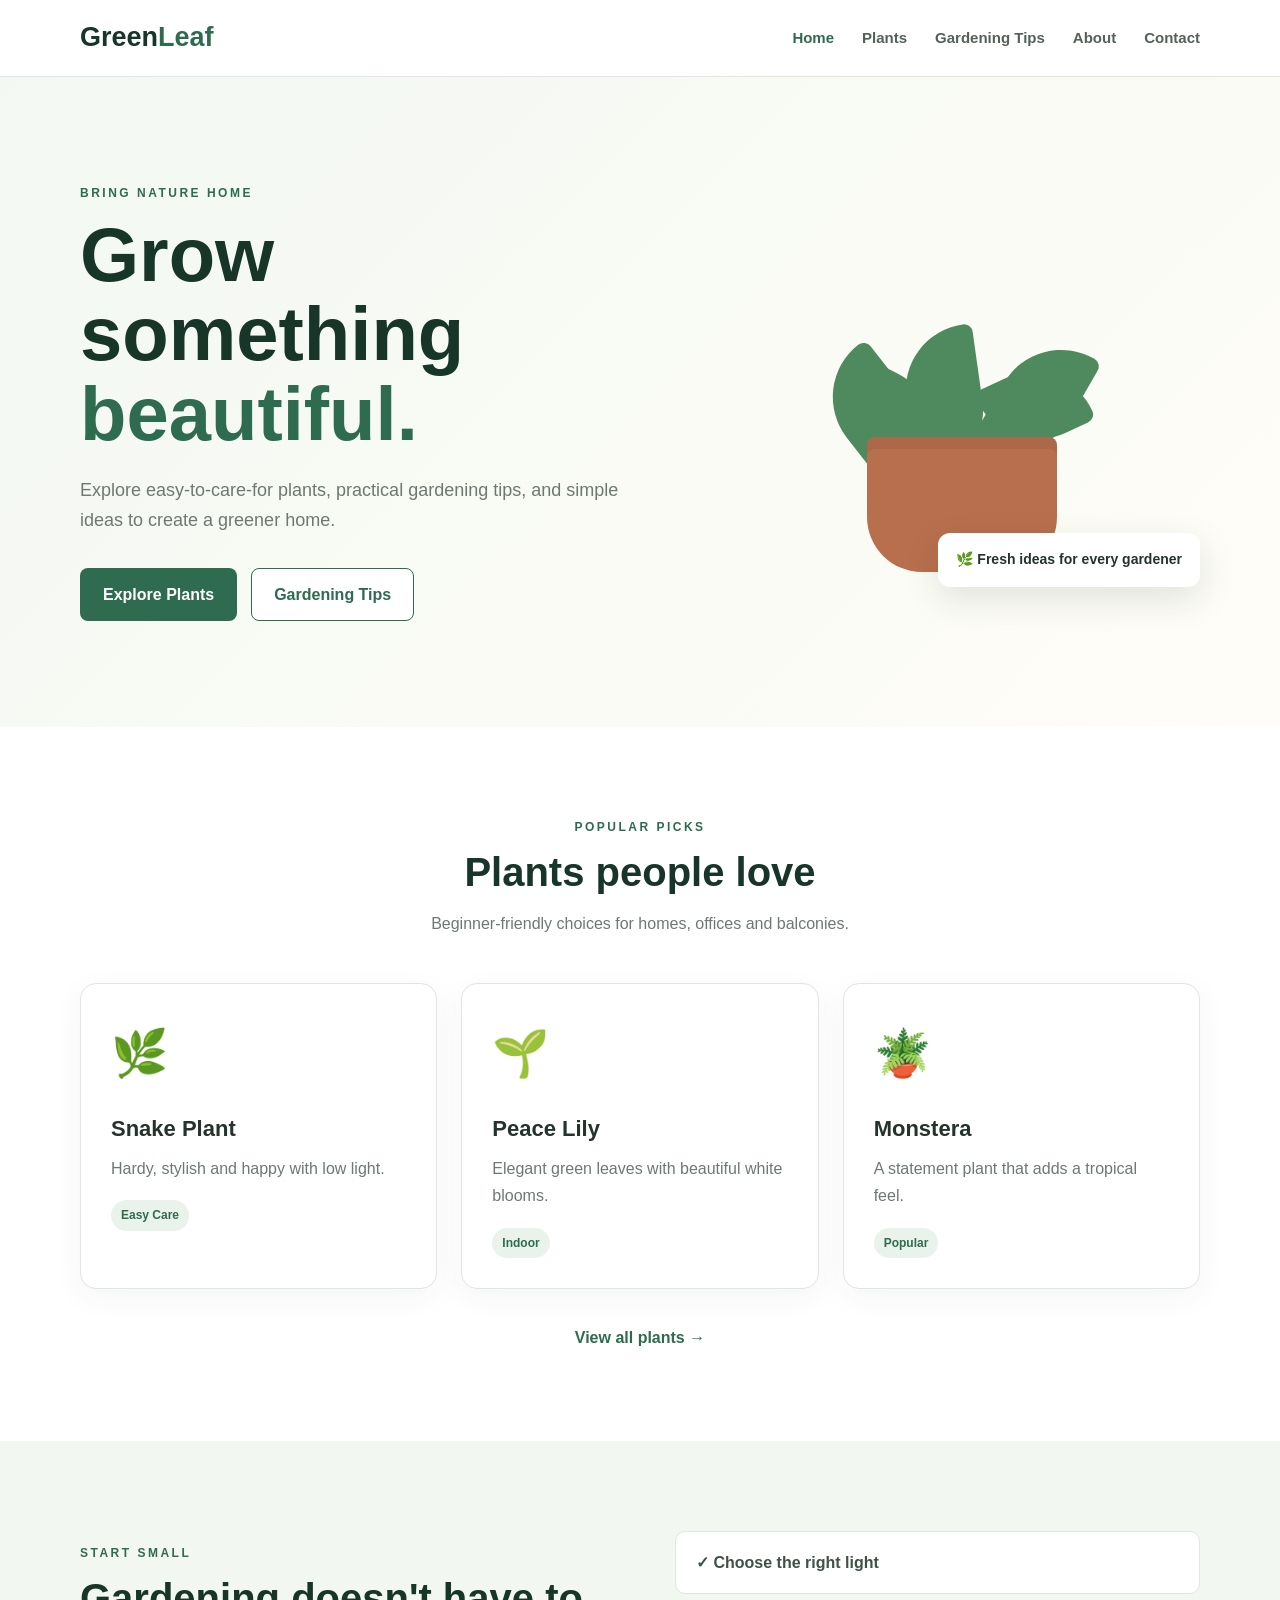
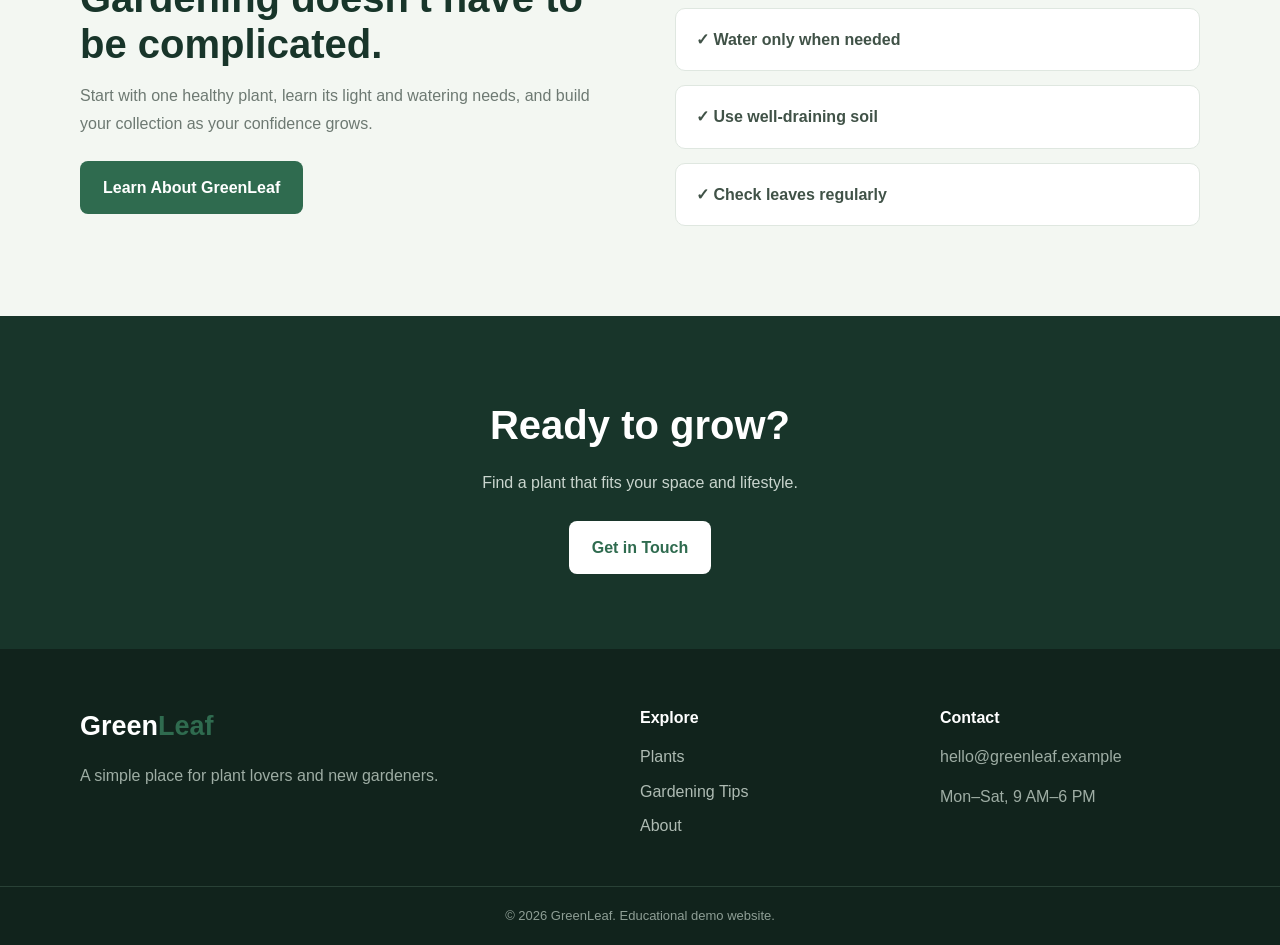
<file: index.html>
<!DOCTYPE html>
<html lang="en">
<head>
  <meta charset="UTF-8">
  <meta name="viewport" content="width=device-width, initial-scale=1.0">
  <meta name="description" content="GreenLeaf - Discover beautiful plants and simple gardening tips.">
  <title>GreenLeaf | Plants & Gardening</title>
  <link rel="stylesheet" href="style.css">
</head>
<body>
   <!-- Google tag (gtag.js) -->
<script async src="https://www.googletagmanager.com/gtag/js?id=G-PSZ94WTDN3"></script>
<script>
  window.dataLayer = window.dataLayer || [];
  function gtag(){dataLayer.push(arguments);}
  gtag('js', new Date());

  gtag('config', 'G-PSZ94WTDN3');
</script>
  <header class="header">
    <nav class="navbar container">
      <a href="index.html" class="logo">Green<span>Leaf</span></a>
      <button class="menu-btn" aria-label="Open menu">☰</button>
      <ul class="nav-links">
        <li><a class="active" href="index.html">Home</a></li>
        <li><a href="plants.html">Plants</a></li>
        <li><a href="tips.html">Gardening Tips</a></li>
        <li><a href="about.html">About</a></li>
        <li><a href="contact.html">Contact</a></li>
      </ul>
    </nav>
  </header>

  <main>
    <section class="hero">
      <div class="container hero-grid">
        <div class="hero-text">
          <p class="eyebrow">BRING NATURE HOME</p>
          <h1>Grow something <span>beautiful.</span></h1>
          <p class="hero-description">
            Explore easy-to-care-for plants, practical gardening tips,
            and simple ideas to create a greener home.
          </p>
          <div class="hero-actions">
            <a href="plants.html" class="btn btn-primary">Explore Plants</a>
            <a href="tips.html" class="btn btn-outline">Gardening Tips</a>
          </div>
        </div>
        <div class="hero-art">
          <div class="plant-illustration">
            <div class="leaf leaf-1"></div>
            <div class="leaf leaf-2"></div>
            <div class="leaf leaf-3"></div>
            <div class="leaf leaf-4"></div>
            <div class="leaf leaf-5"></div>
            <div class="pot"></div>
          </div>
          <div class="floating-card">🌿 Fresh ideas for every gardener</div>
        </div>
      </div>
    </section>

    <section class="section">
      <div class="container">
        <div class="section-heading">
          <p class="eyebrow">POPULAR PICKS</p>
          <h2>Plants people love</h2>
          <p>Beginner-friendly choices for homes, offices and balconies.</p>
        </div>
        <div class="cards">
          <article class="card plant-card">
            <div class="plant-icon">🌿</div>
            <h3>Snake Plant</h3>
            <p>Hardy, stylish and happy with low light.</p>
            <span class="tag">Easy Care</span>
          </article>
          <article class="card plant-card">
            <div class="plant-icon">🌱</div>
            <h3>Peace Lily</h3>
            <p>Elegant green leaves with beautiful white blooms.</p>
            <span class="tag">Indoor</span>
          </article>
          <article class="card plant-card">
            <div class="plant-icon">🪴</div>
            <h3>Monstera</h3>
            <p>A statement plant that adds a tropical feel.</p>
            <span class="tag">Popular</span>
          </article>
        </div>
        <div class="center">
          <a href="plants.html" class="text-link">View all plants →</a>
        </div>
      </div>
    </section>

    <section class="section soft-section">
      <div class="container split">
        <div>
          <p class="eyebrow">START SMALL</p>
          <h2>Gardening doesn't have to be complicated.</h2>
          <p>
            Start with one healthy plant, learn its light and watering needs,
            and build your collection as your confidence grows.
          </p>
          <a href="about.html" class="btn btn-primary">Learn About GreenLeaf</a>
        </div>
        <div class="check-list">
          <div>✓ Choose the right light</div>
          <div>✓ Water only when needed</div>
          <div>✓ Use well-draining soil</div>
          <div>✓ Check leaves regularly</div>
        </div>
      </div>
    </section>

    <section class="cta">
      <div class="container">
        <h2>Ready to grow?</h2>
        <p>Find a plant that fits your space and lifestyle.</p>
        <a href="contact.html" class="btn btn-light">Get in Touch</a>
      </div>
    </section>
  </main>

  <footer class="footer">
    <div class="container footer-grid">
      <div>
        <a href="index.html" class="logo">Green<span>Leaf</span></a>
        <p>A simple place for plant lovers and new gardeners.</p>
      </div>
      <div>
        <h4>Explore</h4>
        <a href="plants.html">Plants</a>
        <a href="tips.html">Gardening Tips</a>
        <a href="about.html">About</a>
      </div>
      <div>
        <h4>Contact</h4>
        <p>hello@greenleaf.example</p>
        <p>Mon–Sat, 9 AM–6 PM</p>
      </div>
    </div>
    <div class="footer-bottom">© 2026 GreenLeaf. Educational demo website.</div>
  </footer>

  <script src="script.js"></script>
</body>
</html>
</file>
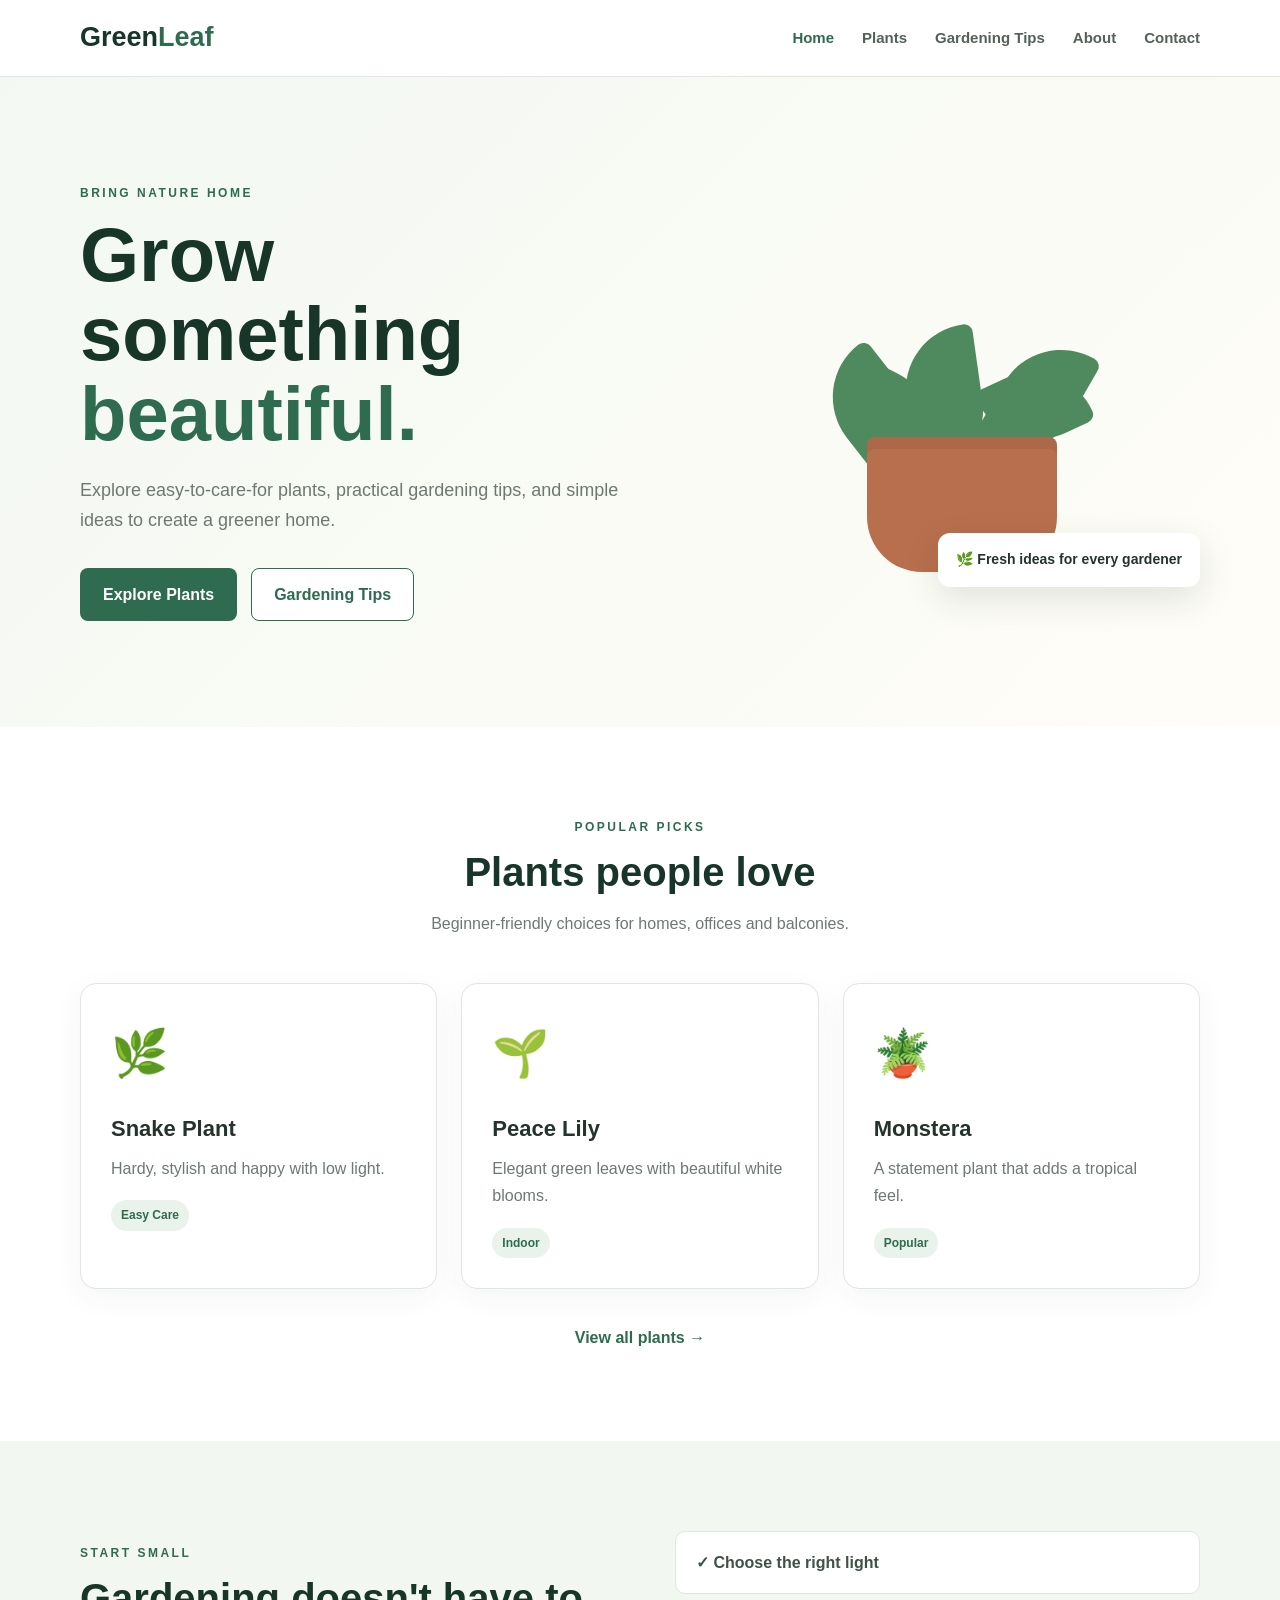
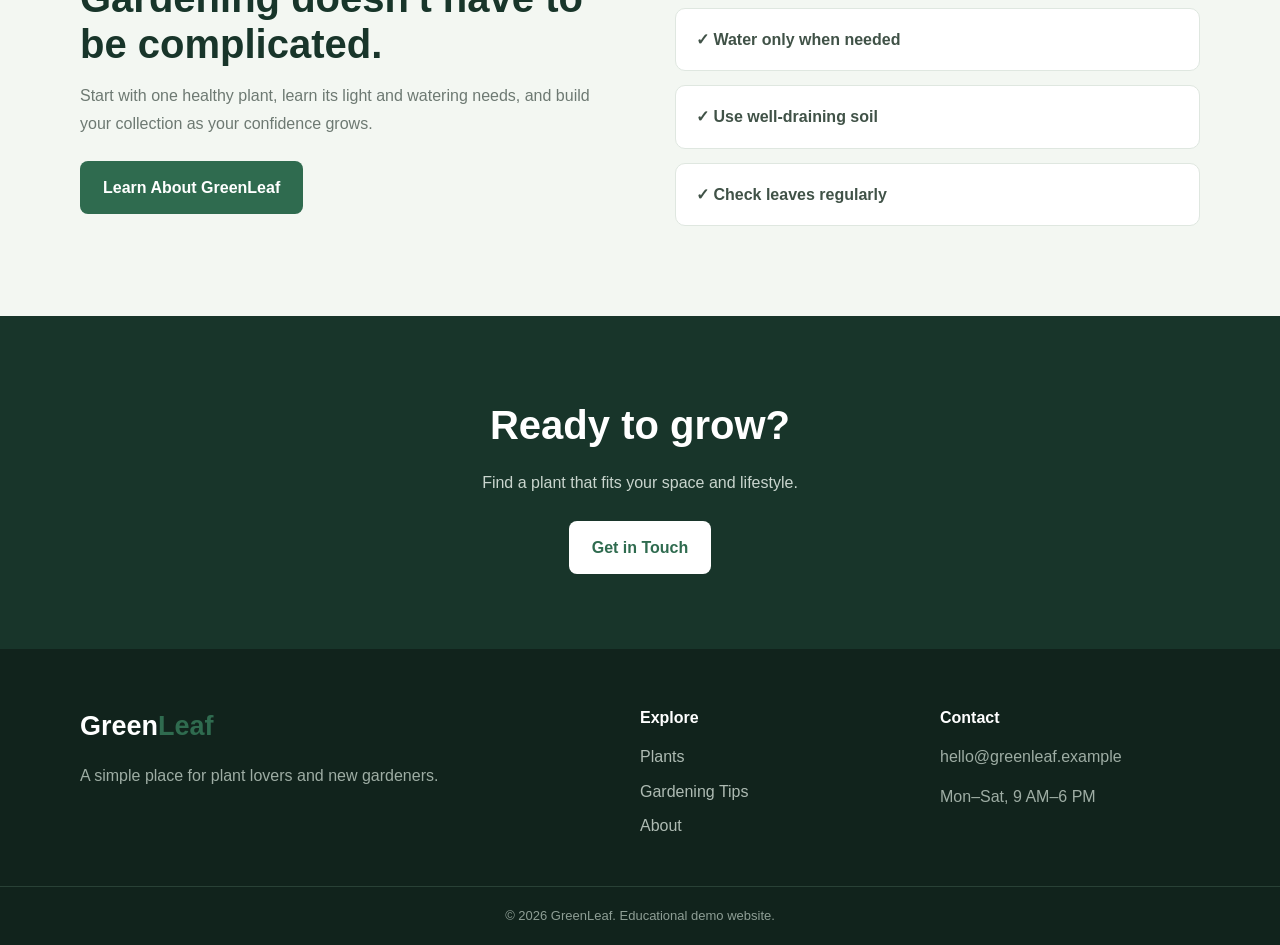
<file: greenleaf-website/index.html>
<!DOCTYPE html>
<html lang="en">
<head>
  <meta charset="UTF-8">
  <meta name="viewport" content="width=device-width, initial-scale=1.0">
  <meta name="description" content="GreenLeaf - Discover beautiful plants and simple gardening tips.">
  <title>GreenLeaf | Plants & Gardening</title>
  <link rel="stylesheet" href="style.css">
</head>
<body>
  <header class="header">
    <nav class="navbar container">
      <a href="index.html" class="logo">Green<span>Leaf</span></a>
      <button class="menu-btn" aria-label="Open menu">☰</button>
      <ul class="nav-links">
        <li><a class="active" href="index.html">Home</a></li>
        <li><a href="plants.html">Plants</a></li>
        <li><a href="tips.html">Gardening Tips</a></li>
        <li><a href="about.html">About</a></li>
        <li><a href="contact.html">Contact</a></li>
      </ul>
    </nav>
  </header>

  <main>
    <section class="hero">
      <div class="container hero-grid">
        <div class="hero-text">
          <p class="eyebrow">BRING NATURE HOME</p>
          <h1>Grow something <span>beautiful.</span></h1>
          <p class="hero-description">
            Explore easy-to-care-for plants, practical gardening tips,
            and simple ideas to create a greener home.
          </p>
          <div class="hero-actions">
            <a href="plants.html" class="btn btn-primary">Explore Plants</a>
            <a href="tips.html" class="btn btn-outline">Gardening Tips</a>
          </div>
        </div>
        <div class="hero-art">
          <div class="plant-illustration">
            <div class="leaf leaf-1"></div>
            <div class="leaf leaf-2"></div>
            <div class="leaf leaf-3"></div>
            <div class="leaf leaf-4"></div>
            <div class="leaf leaf-5"></div>
            <div class="pot"></div>
          </div>
          <div class="floating-card">🌿 Fresh ideas for every gardener</div>
        </div>
      </div>
    </section>

    <section class="section">
      <div class="container">
        <div class="section-heading">
          <p class="eyebrow">POPULAR PICKS</p>
          <h2>Plants people love</h2>
          <p>Beginner-friendly choices for homes, offices and balconies.</p>
        </div>
        <div class="cards">
          <article class="card plant-card">
            <div class="plant-icon">🌿</div>
            <h3>Snake Plant</h3>
            <p>Hardy, stylish and happy with low light.</p>
            <span class="tag">Easy Care</span>
          </article>
          <article class="card plant-card">
            <div class="plant-icon">🌱</div>
            <h3>Peace Lily</h3>
            <p>Elegant green leaves with beautiful white blooms.</p>
            <span class="tag">Indoor</span>
          </article>
          <article class="card plant-card">
            <div class="plant-icon">🪴</div>
            <h3>Monstera</h3>
            <p>A statement plant that adds a tropical feel.</p>
            <span class="tag">Popular</span>
          </article>
        </div>
        <div class="center">
          <a href="plants.html" class="text-link">View all plants →</a>
        </div>
      </div>
    </section>

    <section class="section soft-section">
      <div class="container split">
        <div>
          <p class="eyebrow">START SMALL</p>
          <h2>Gardening doesn't have to be complicated.</h2>
          <p>
            Start with one healthy plant, learn its light and watering needs,
            and build your collection as your confidence grows.
          </p>
          <a href="about.html" class="btn btn-primary">Learn About GreenLeaf</a>
        </div>
        <div class="check-list">
          <div>✓ Choose the right light</div>
          <div>✓ Water only when needed</div>
          <div>✓ Use well-draining soil</div>
          <div>✓ Check leaves regularly</div>
        </div>
      </div>
    </section>

    <section class="cta">
      <div class="container">
        <h2>Ready to grow?</h2>
        <p>Find a plant that fits your space and lifestyle.</p>
        <a href="contact.html" class="btn btn-light">Get in Touch</a>
      </div>
    </section>
  </main>

  <footer class="footer">
    <div class="container footer-grid">
      <div>
        <a href="index.html" class="logo">Green<span>Leaf</span></a>
        <p>A simple place for plant lovers and new gardeners.</p>
      </div>
      <div>
        <h4>Explore</h4>
        <a href="plants.html">Plants</a>
        <a href="tips.html">Gardening Tips</a>
        <a href="about.html">About</a>
      </div>
      <div>
        <h4>Contact</h4>
        <p>hello@greenleaf.example</p>
        <p>Mon–Sat, 9 AM–6 PM</p>
      </div>
    </div>
    <div class="footer-bottom">© 2026 GreenLeaf. Educational demo website.</div>
  </footer>

  <script src="script.js"></script>
</body>
</html>
</file>
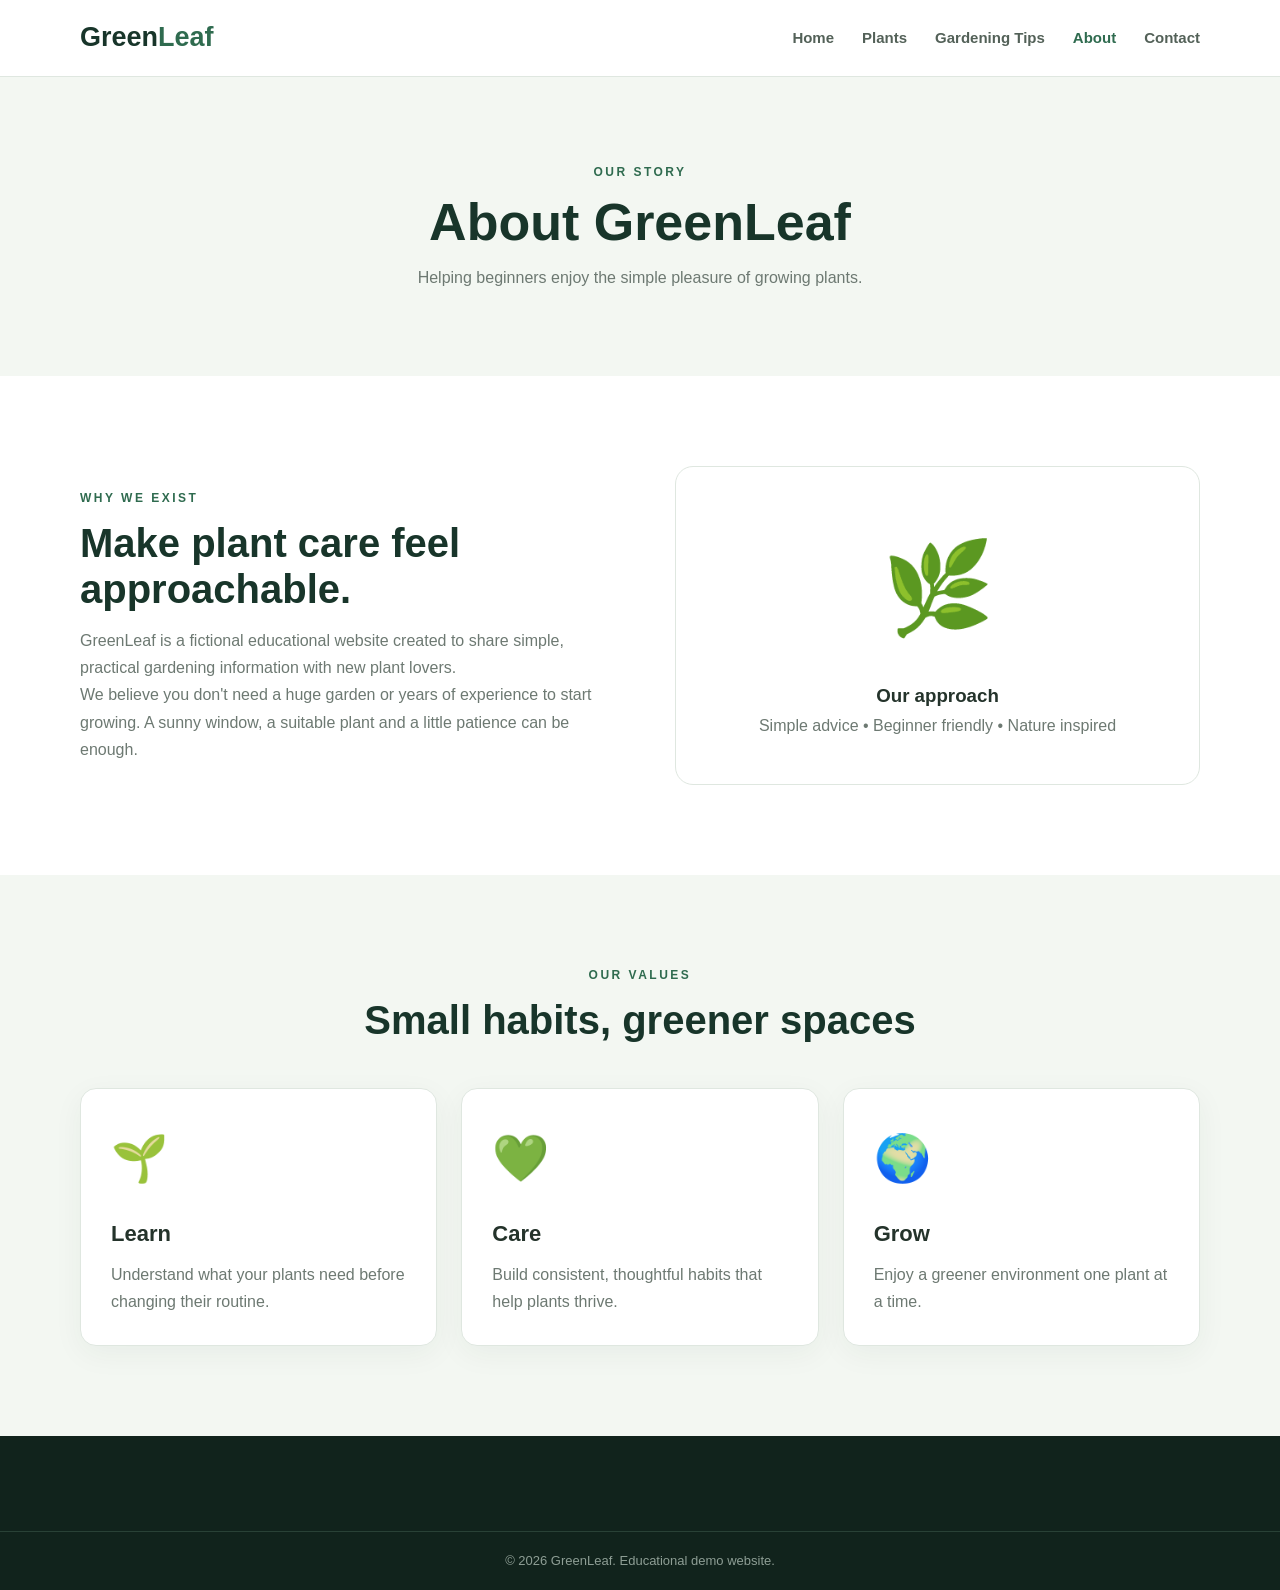
<file: about.html>
<!DOCTYPE html>
<html lang="en">
<head>
  <meta charset="UTF-8">
  <meta name="viewport" content="width=device-width, initial-scale=1.0">
  <title>About | GreenLeaf</title>
  <link rel="stylesheet" href="style.css">
</head>
<body>
   <!-- Google tag (gtag.js) -->
<script async src="https://www.googletagmanager.com/gtag/js?id=G-PSZ94WTDN3"></script>
<script>
  window.dataLayer = window.dataLayer || [];
  function gtag(){dataLayer.push(arguments);}
  gtag('js', new Date());

  gtag('config', 'G-PSZ94WTDN3');
</script>
<header class="header"><nav class="navbar container">
  <a href="index.html" class="logo">Green<span>Leaf</span></a>
  <button class="menu-btn" aria-label="Open menu">☰</button>
  <ul class="nav-links">
    <li><a href="index.html">Home</a></li><li><a href="plants.html">Plants</a></li>
    <li><a href="tips.html">Gardening Tips</a></li><li><a class="active" href="about.html">About</a></li>
    <li><a href="contact.html">Contact</a></li>
  </ul>
</nav></header>

<main>
<section class="page-banner"><div class="container">
  <p class="eyebrow">OUR STORY</p><h1>About GreenLeaf</h1>
  <p>Helping beginners enjoy the simple pleasure of growing plants.</p>
</div></section>

<section class="section"><div class="container split">
  <div>
    <p class="eyebrow">WHY WE EXIST</p>
    <h2>Make plant care feel approachable.</h2>
    <p>
      GreenLeaf is a fictional educational website created to share simple,
      practical gardening information with new plant lovers.
    </p>
    <p>
      We believe you don't need a huge garden or years of experience to
      start growing. A sunny window, a suitable plant and a little patience
      can be enough.
    </p>
  </div>
  <div class="about-box">
    <div class="big-leaf">🌿</div>
    <h3>Our approach</h3>
    <p>Simple advice • Beginner friendly • Nature inspired</p>
  </div>
</div></section>

<section class="section soft-section"><div class="container">
  <div class="section-heading"><p class="eyebrow">OUR VALUES</p><h2>Small habits, greener spaces</h2></div>
  <div class="cards">
    <article class="card"><div class="plant-icon">🌱</div><h3>Learn</h3><p>Understand what your plants need before changing their routine.</p></article>
    <article class="card"><div class="plant-icon">💚</div><h3>Care</h3><p>Build consistent, thoughtful habits that help plants thrive.</p></article>
    <article class="card"><div class="plant-icon">🌍</div><h3>Grow</h3><p>Enjoy a greener environment one plant at a time.</p></article>
  </div>
</div></section>
</main>

<footer class="footer"><div class="footer-bottom">© 2026 GreenLeaf. Educational demo website.</div></footer>
<script src="script.js"></script>
</body>
</html>
</file>
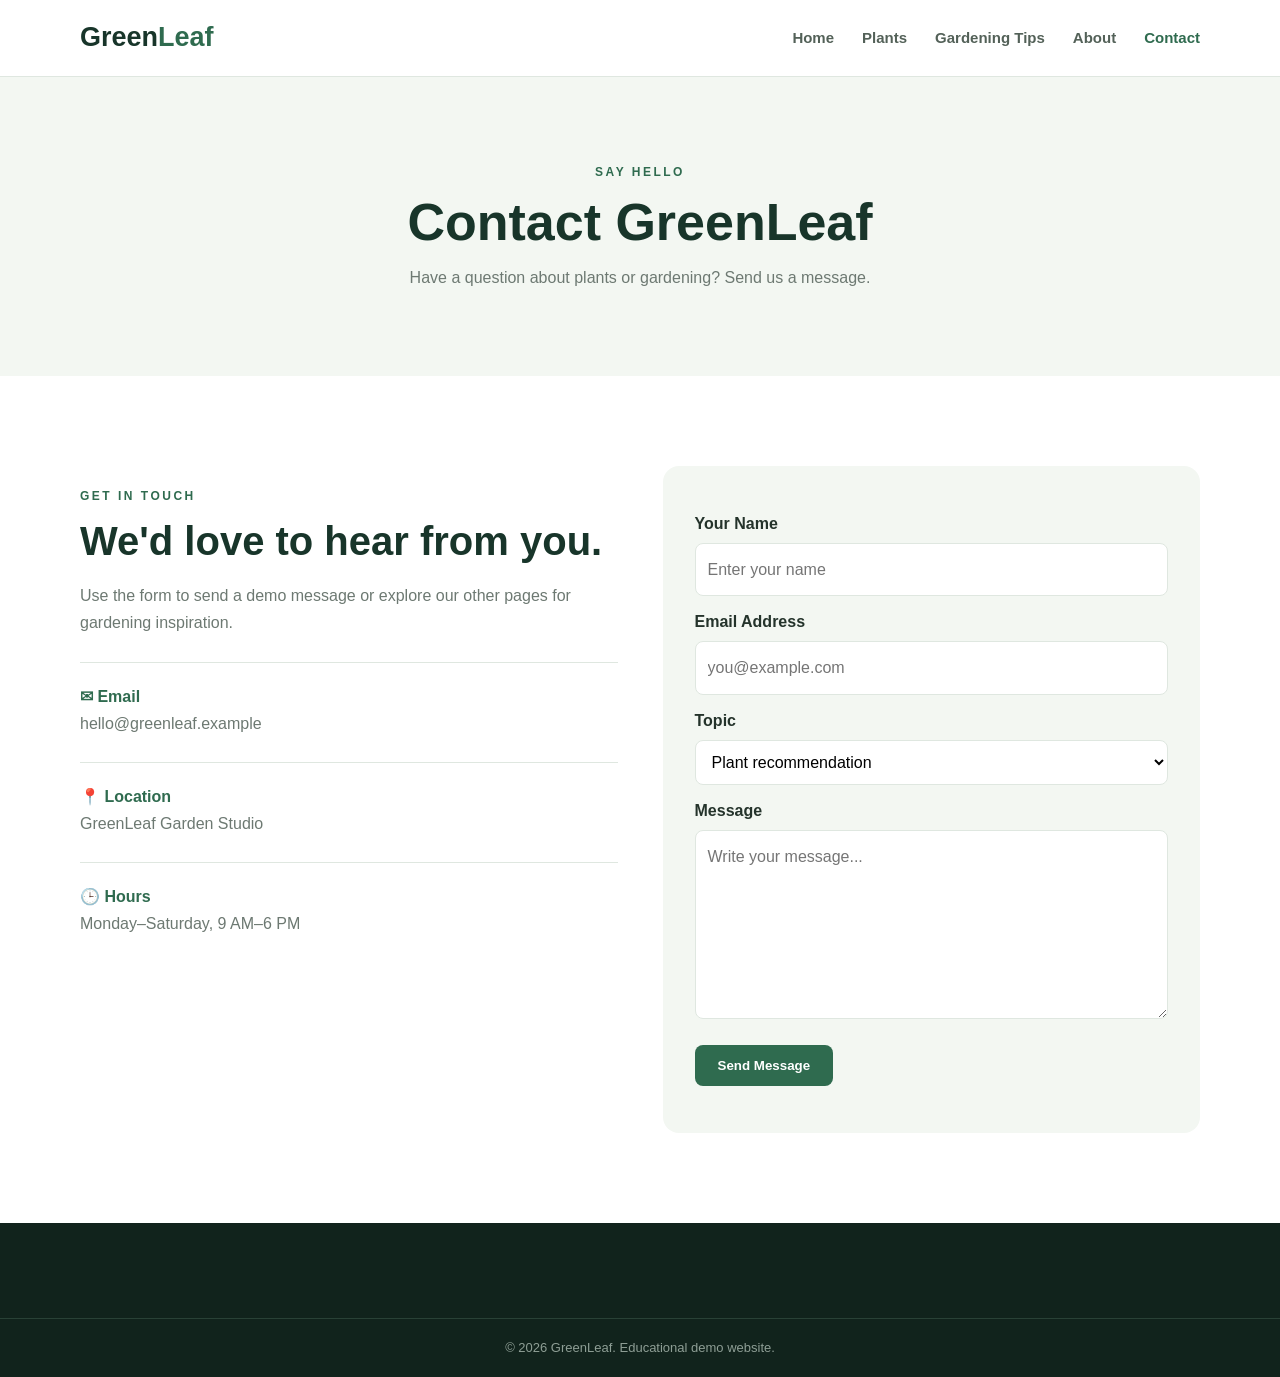
<file: contact.html>
<!DOCTYPE html>
<html lang="en">
<head>
  <meta charset="UTF-8">
  <meta name="viewport" content="width=device-width, initial-scale=1.0">
  <title>Contact | GreenLeaf</title>
  <link rel="stylesheet" href="style.css">
</head>
<body>
   <!-- Google tag (gtag.js) -->
<script async src="https://www.googletagmanager.com/gtag/js?id=G-PSZ94WTDN3"></script>
<script>
  window.dataLayer = window.dataLayer || [];
  function gtag(){dataLayer.push(arguments);}
  gtag('js', new Date());

  gtag('config', 'G-PSZ94WTDN3');
</script>
<header class="header"><nav class="navbar container">
  <a href="index.html" class="logo">Green<span>Leaf</span></a>
  <button class="menu-btn" aria-label="Open menu">☰</button>
  <ul class="nav-links">
    <li><a href="index.html">Home</a></li><li><a href="plants.html">Plants</a></li>
    <li><a href="tips.html">Gardening Tips</a></li><li><a href="about.html">About</a></li>
    <li><a class="active" href="contact.html">Contact</a></li>
  </ul>
</nav></header>

<main>
<section class="page-banner"><div class="container">
  <p class="eyebrow">SAY HELLO</p><h1>Contact GreenLeaf</h1>
  <p>Have a question about plants or gardening? Send us a message.</p>
</div></section>

<section class="section"><div class="container contact-grid">
  <div class="contact-info">
    <p class="eyebrow">GET IN TOUCH</p><h2>We'd love to hear from you.</h2>
    <p>Use the form to send a demo message or explore our other pages for gardening inspiration.</p>
    <div class="contact-detail"><strong>✉ Email</strong><span>hello@greenleaf.example</span></div>
    <div class="contact-detail"><strong>📍 Location</strong><span>GreenLeaf Garden Studio</span></div>
    <div class="contact-detail"><strong>🕒 Hours</strong><span>Monday–Saturday, 9 AM–6 PM</span></div>
  </div>

  <form id="contactForm" class="contact-form">
    <label for="name">Your Name</label>
    <input id="name" type="text" placeholder="Enter your name" required>
    <label for="email">Email Address</label>
    <input id="email" type="email" placeholder="you@example.com" required>
    <label for="topic">Topic</label>
    <select id="topic">
      <option>Plant recommendation</option><option>Gardening question</option><option>General message</option>
    </select>
    <label for="message">Message</label>
    <textarea id="message" rows="6" placeholder="Write your message..." required></textarea>
    <button class="btn btn-primary" type="submit">Send Message</button>
    <p id="formMessage" class="form-message"></p>
  </form>
</div></section>
</main>

<footer class="footer"><div class="footer-bottom">© 2026 GreenLeaf. Educational demo website.</div></footer>
<script src="script.js"></script>
</body>
</html>
</file>
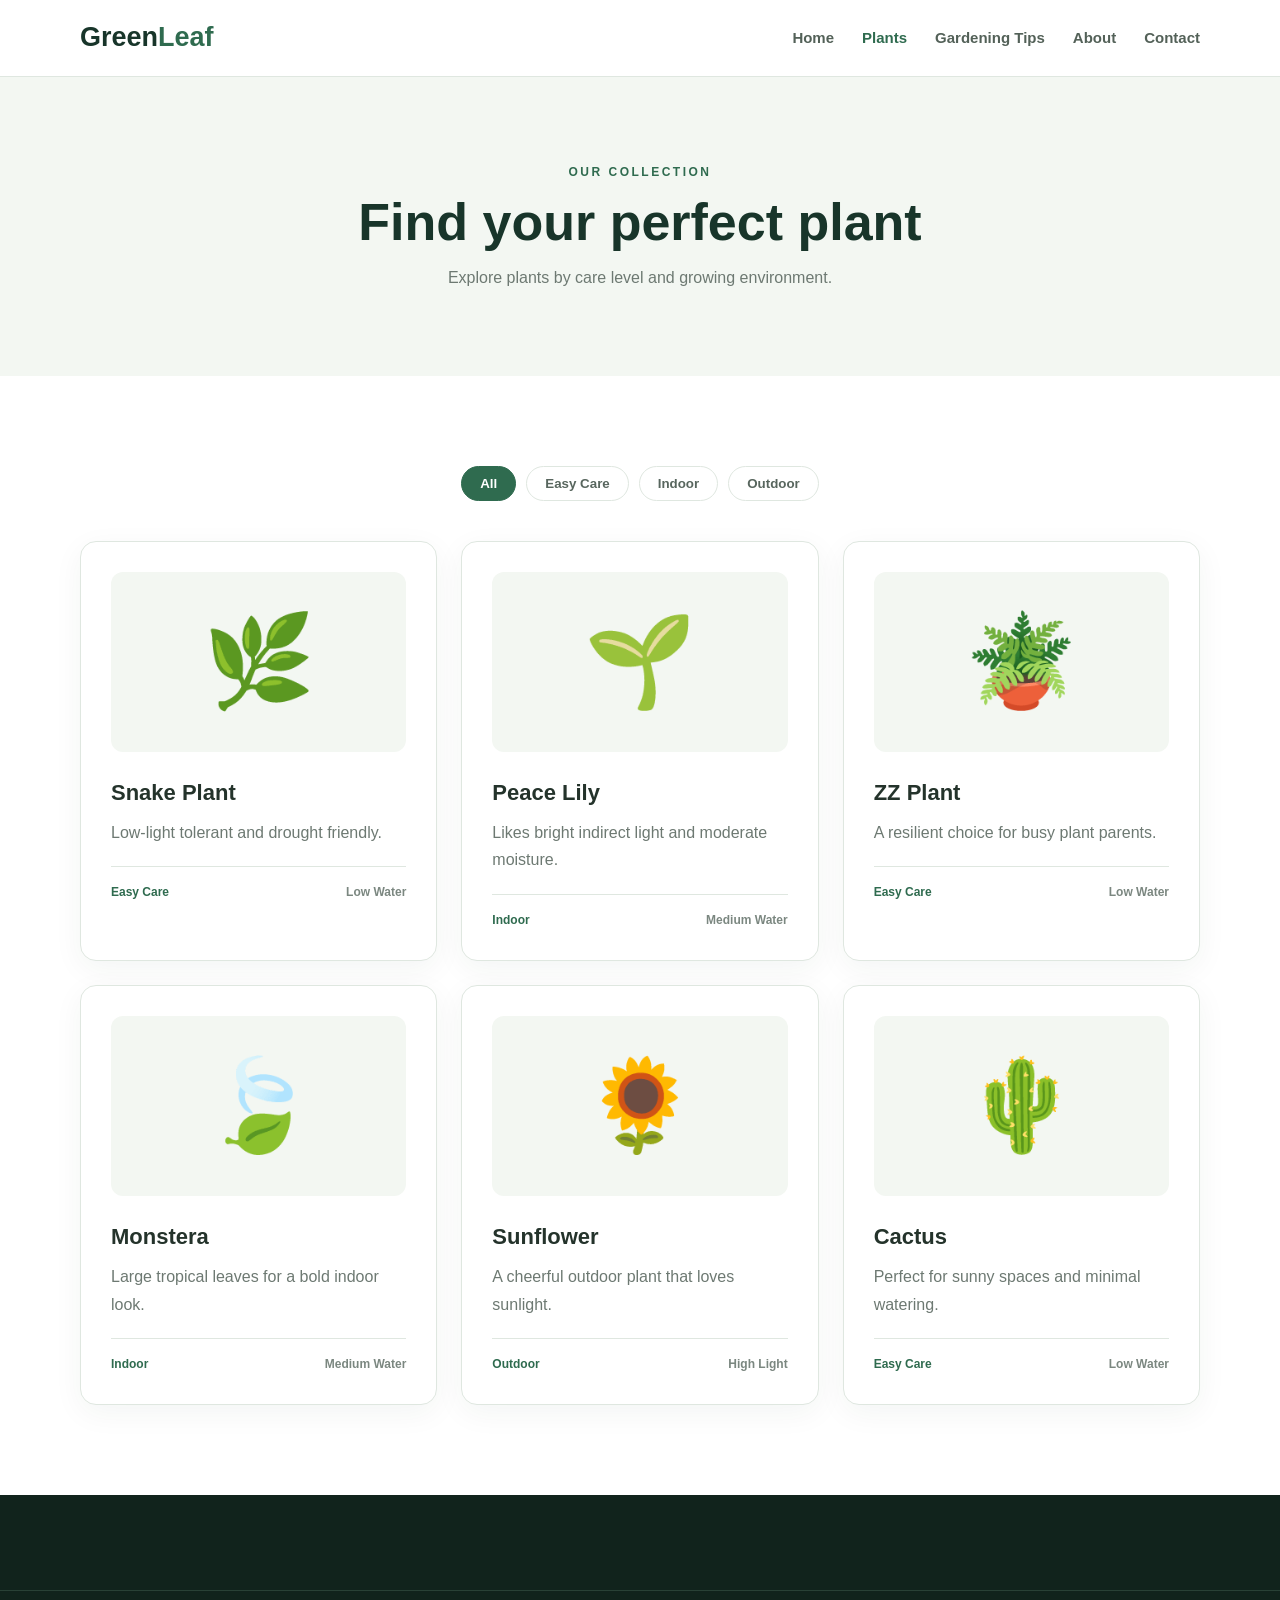
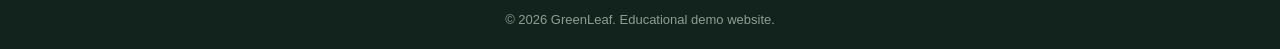
<file: plants.html>
<!DOCTYPE html>
<html lang="en">
<head>
  <meta charset="UTF-8">
  <meta name="viewport" content="width=device-width, initial-scale=1.0">
  <title>Plants | GreenLeaf</title>
  <link rel="stylesheet" href="style.css">
</head>
<body>
   <!-- Google tag (gtag.js) -->
<script async src="https://www.googletagmanager.com/gtag/js?id=G-PSZ94WTDN3"></script>
<script>
  window.dataLayer = window.dataLayer || [];
  function gtag(){dataLayer.push(arguments);}
  gtag('js', new Date());

  gtag('config', 'G-PSZ94WTDN3');
</script>
<header class="header"><nav class="navbar container">
  <a href="index.html" class="logo">Green<span>Leaf</span></a>
  <button class="menu-btn" aria-label="Open menu">☰</button>
  <ul class="nav-links">
    <li><a href="index.html">Home</a></li>
    <li><a class="active" href="plants.html">Plants</a></li>
    <li><a href="tips.html">Gardening Tips</a></li>
    <li><a href="about.html">About</a></li>
    <li><a href="contact.html">Contact</a></li>
  </ul>
</nav></header>

<main>
  <section class="page-banner">
    <div class="container">
      <p class="eyebrow">OUR COLLECTION</p>
      <h1>Find your perfect plant</h1>
      <p>Explore plants by care level and growing environment.</p>
    </div>
  </section>

  <section class="section">
    <div class="container">
      <div class="filter-bar">
        <button class="filter active-filter" data-filter="all">All</button>
        <button class="filter" data-filter="easy">Easy Care</button>
        <button class="filter" data-filter="indoor">Indoor</button>
        <button class="filter" data-filter="outdoor">Outdoor</button>
      </div>

      <div class="cards plant-grid">
        <article class="card product-card" data-category="easy indoor">
          <div class="large-plant-icon">🌿</div>
          <h3>Snake Plant</h3><p>Low-light tolerant and drought friendly.</p>
          <div class="plant-meta"><span>Easy Care</span><strong>Low Water</strong></div>
        </article>
        <article class="card product-card" data-category="indoor">
          <div class="large-plant-icon">🌱</div>
          <h3>Peace Lily</h3><p>Likes bright indirect light and moderate moisture.</p>
          <div class="plant-meta"><span>Indoor</span><strong>Medium Water</strong></div>
        </article>
        <article class="card product-card" data-category="easy indoor">
          <div class="large-plant-icon">🪴</div>
          <h3>ZZ Plant</h3><p>A resilient choice for busy plant parents.</p>
          <div class="plant-meta"><span>Easy Care</span><strong>Low Water</strong></div>
        </article>
        <article class="card product-card" data-category="indoor">
          <div class="large-plant-icon">🍃</div>
          <h3>Monstera</h3><p>Large tropical leaves for a bold indoor look.</p>
          <div class="plant-meta"><span>Indoor</span><strong>Medium Water</strong></div>
        </article>
        <article class="card product-card" data-category="outdoor">
          <div class="large-plant-icon">🌻</div>
          <h3>Sunflower</h3><p>A cheerful outdoor plant that loves sunlight.</p>
          <div class="plant-meta"><span>Outdoor</span><strong>High Light</strong></div>
        </article>
        <article class="card product-card" data-category="easy outdoor">
          <div class="large-plant-icon">🌵</div>
          <h3>Cactus</h3><p>Perfect for sunny spaces and minimal watering.</p>
          <div class="plant-meta"><span>Easy Care</span><strong>Low Water</strong></div>
        </article>
      </div>
    </div>
  </section>
</main>

<footer class="footer">
  <div class="footer-bottom">© 2026 GreenLeaf. Educational demo website.</div>
</footer>
<script src="script.js"></script>
</body>
</html>
</file>
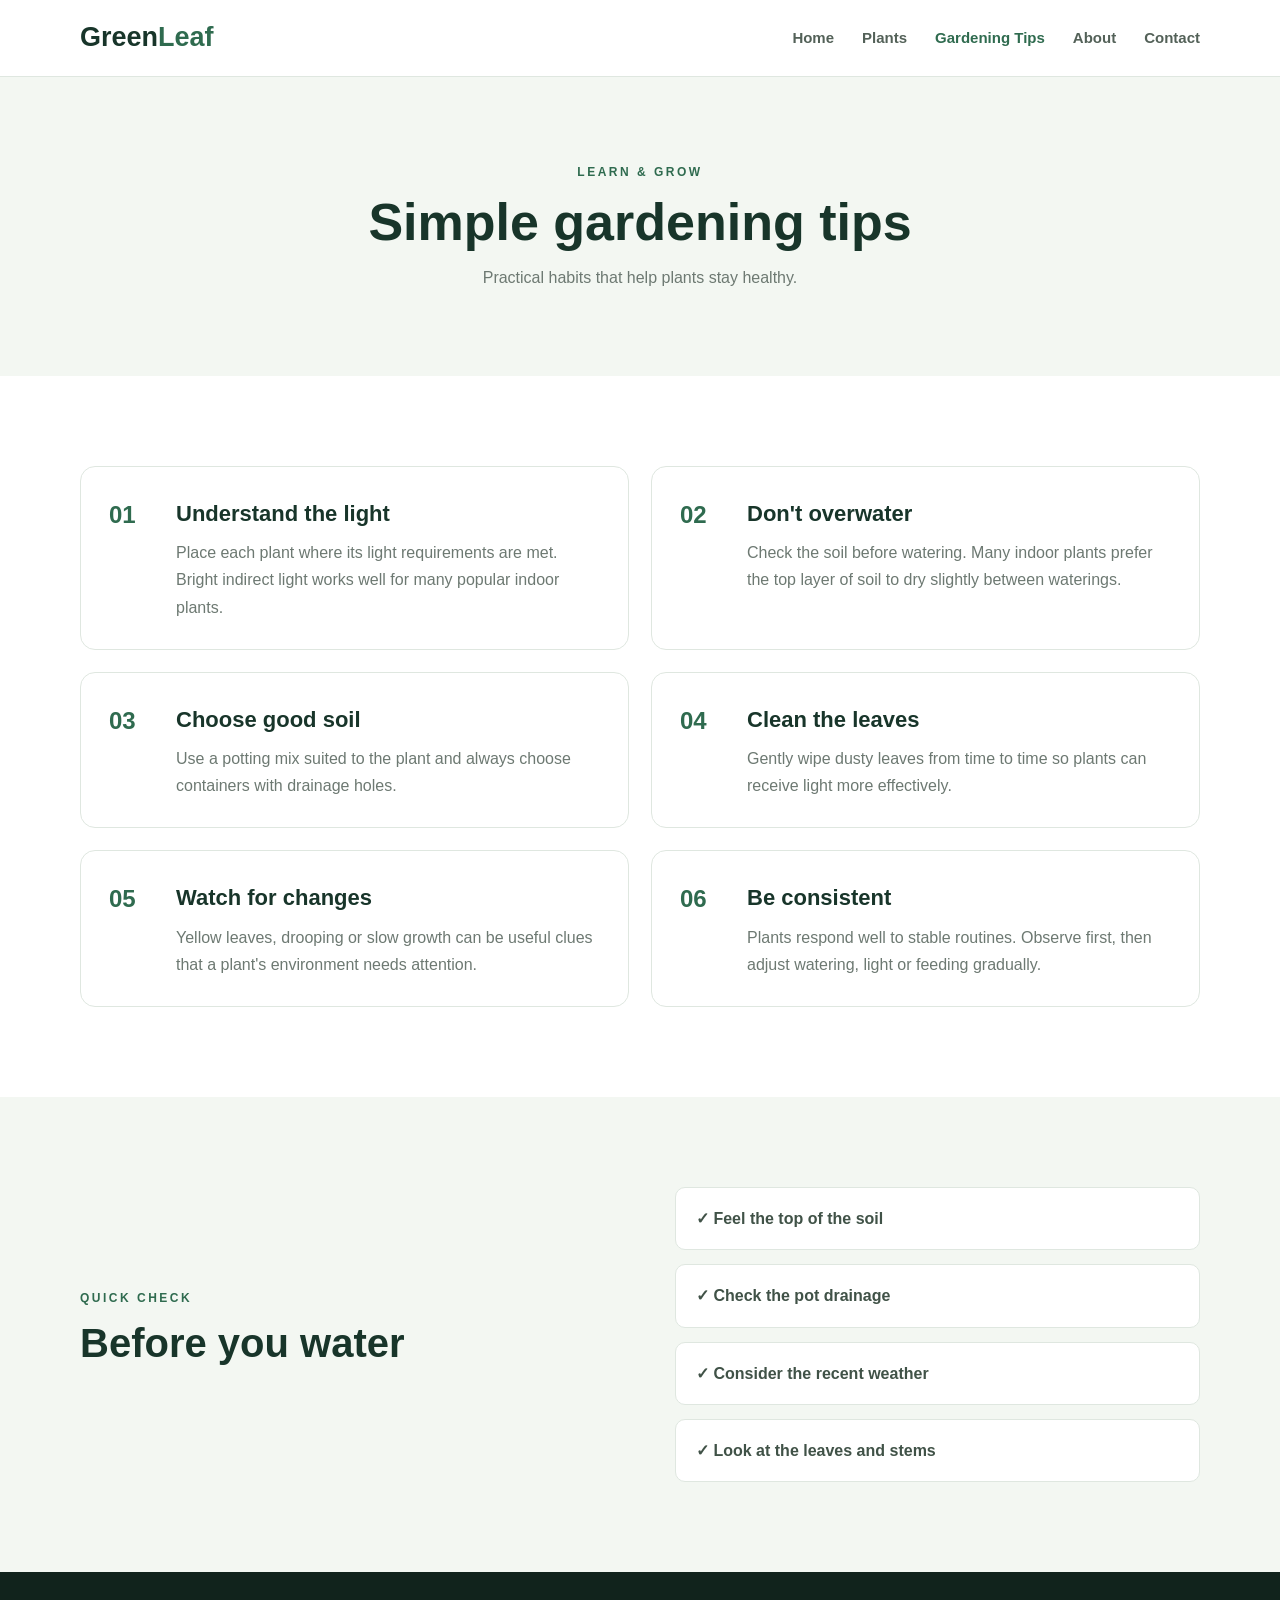
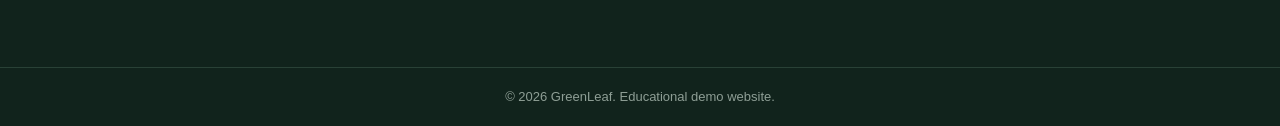
<file: tips.html>
<!DOCTYPE html>
<html lang="en">
<head>
  <meta charset="UTF-8">
  <meta name="viewport" content="width=device-width, initial-scale=1.0">
  <title>Gardening Tips | GreenLeaf</title>
  <link rel="stylesheet" href="style.css">
</head>
<body>
   <!-- Google tag (gtag.js) -->
<script async src="https://www.googletagmanager.com/gtag/js?id=G-PSZ94WTDN3"></script>
<script>
  window.dataLayer = window.dataLayer || [];
  function gtag(){dataLayer.push(arguments);}
  gtag('js', new Date());

  gtag('config', 'G-PSZ94WTDN3');
</script>
<header class="header"><nav class="navbar container">
  <a href="index.html" class="logo">Green<span>Leaf</span></a>
  <button class="menu-btn" aria-label="Open menu">☰</button>
  <ul class="nav-links">
    <li><a href="index.html">Home</a></li>
    <li><a href="plants.html">Plants</a></li>
    <li><a class="active" href="tips.html">Gardening Tips</a></li>
    <li><a href="about.html">About</a></li>
    <li><a href="contact.html">Contact</a></li>
  </ul>
</nav></header>

<main>
<section class="page-banner"><div class="container">
  <p class="eyebrow">LEARN & GROW</p>
  <h1>Simple gardening tips</h1>
  <p>Practical habits that help plants stay healthy.</p>
</div></section>

<section class="section">
<div class="container tips-layout">
  <article class="tip-card">
    <div class="tip-number">01</div><div><h2>Understand the light</h2>
    <p>Place each plant where its light requirements are met. Bright indirect light works well for many popular indoor plants.</p></div>
  </article>
  <article class="tip-card">
    <div class="tip-number">02</div><div><h2>Don't overwater</h2>
    <p>Check the soil before watering. Many indoor plants prefer the top layer of soil to dry slightly between waterings.</p></div>
  </article>
  <article class="tip-card">
    <div class="tip-number">03</div><div><h2>Choose good soil</h2>
    <p>Use a potting mix suited to the plant and always choose containers with drainage holes.</p></div>
  </article>
  <article class="tip-card">
    <div class="tip-number">04</div><div><h2>Clean the leaves</h2>
    <p>Gently wipe dusty leaves from time to time so plants can receive light more effectively.</p></div>
  </article>
  <article class="tip-card">
    <div class="tip-number">05</div><div><h2>Watch for changes</h2>
    <p>Yellow leaves, drooping or slow growth can be useful clues that a plant's environment needs attention.</p></div>
  </article>
  <article class="tip-card">
    <div class="tip-number">06</div><div><h2>Be consistent</h2>
    <p>Plants respond well to stable routines. Observe first, then adjust watering, light or feeding gradually.</p></div>
  </article>
</div>
</section>

<section class="section soft-section">
<div class="container split">
  <div><p class="eyebrow">QUICK CHECK</p><h2>Before you water</h2></div>
  <div class="check-list">
    <div>✓ Feel the top of the soil</div>
    <div>✓ Check the pot drainage</div>
    <div>✓ Consider the recent weather</div>
    <div>✓ Look at the leaves and stems</div>
  </div>
</div>
</section>
</main>

<footer class="footer"><div class="footer-bottom">© 2026 GreenLeaf. Educational demo website.</div></footer>
<script src="script.js"></script>
</body>
</html>
</file>
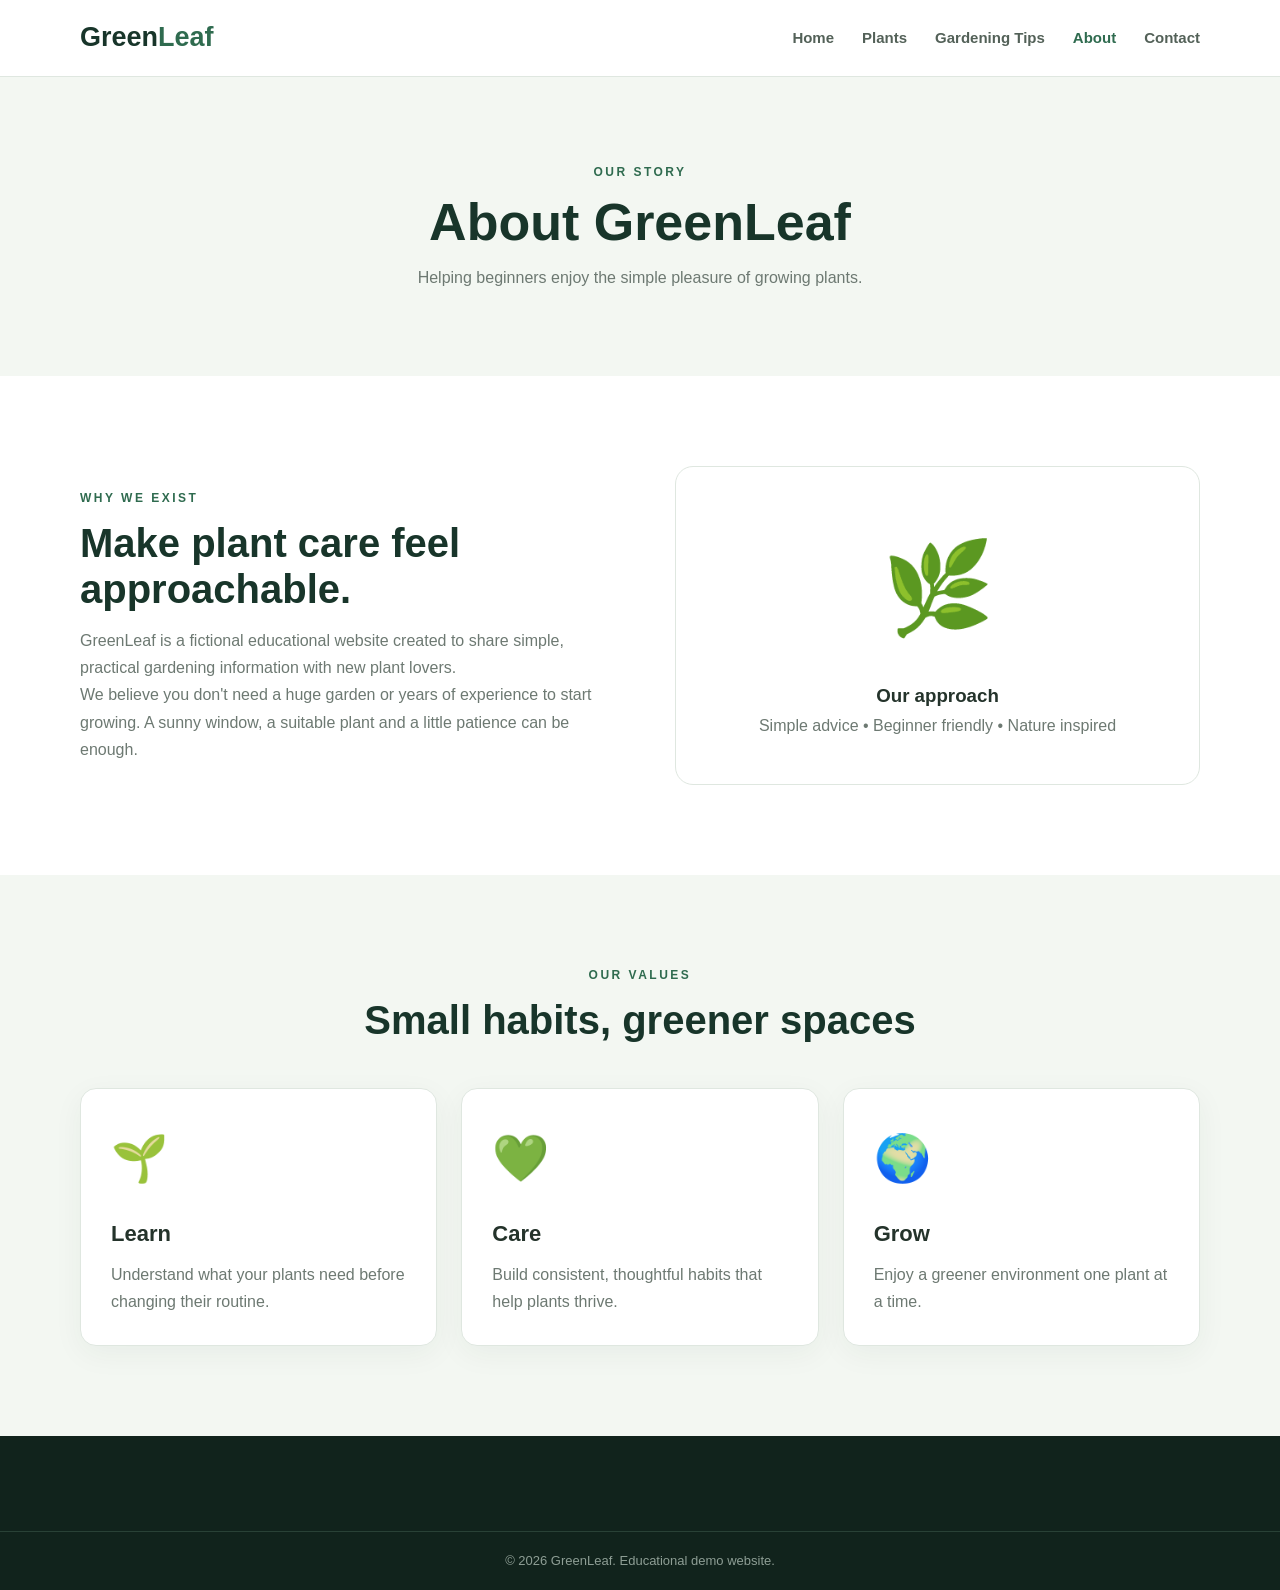
<file: greenleaf-website/about.html>
<!DOCTYPE html>
<html lang="en">
<head>
  <meta charset="UTF-8">
  <meta name="viewport" content="width=device-width, initial-scale=1.0">
  <title>About | GreenLeaf</title>
  <link rel="stylesheet" href="style.css">
</head>
<body>
<header class="header"><nav class="navbar container">
  <a href="index.html" class="logo">Green<span>Leaf</span></a>
  <button class="menu-btn" aria-label="Open menu">☰</button>
  <ul class="nav-links">
    <li><a href="index.html">Home</a></li><li><a href="plants.html">Plants</a></li>
    <li><a href="tips.html">Gardening Tips</a></li><li><a class="active" href="about.html">About</a></li>
    <li><a href="contact.html">Contact</a></li>
  </ul>
</nav></header>

<main>
<section class="page-banner"><div class="container">
  <p class="eyebrow">OUR STORY</p><h1>About GreenLeaf</h1>
  <p>Helping beginners enjoy the simple pleasure of growing plants.</p>
</div></section>

<section class="section"><div class="container split">
  <div>
    <p class="eyebrow">WHY WE EXIST</p>
    <h2>Make plant care feel approachable.</h2>
    <p>
      GreenLeaf is a fictional educational website created to share simple,
      practical gardening information with new plant lovers.
    </p>
    <p>
      We believe you don't need a huge garden or years of experience to
      start growing. A sunny window, a suitable plant and a little patience
      can be enough.
    </p>
  </div>
  <div class="about-box">
    <div class="big-leaf">🌿</div>
    <h3>Our approach</h3>
    <p>Simple advice • Beginner friendly • Nature inspired</p>
  </div>
</div></section>

<section class="section soft-section"><div class="container">
  <div class="section-heading"><p class="eyebrow">OUR VALUES</p><h2>Small habits, greener spaces</h2></div>
  <div class="cards">
    <article class="card"><div class="plant-icon">🌱</div><h3>Learn</h3><p>Understand what your plants need before changing their routine.</p></article>
    <article class="card"><div class="plant-icon">💚</div><h3>Care</h3><p>Build consistent, thoughtful habits that help plants thrive.</p></article>
    <article class="card"><div class="plant-icon">🌍</div><h3>Grow</h3><p>Enjoy a greener environment one plant at a time.</p></article>
  </div>
</div></section>
</main>

<footer class="footer"><div class="footer-bottom">© 2026 GreenLeaf. Educational demo website.</div></footer>
<script src="script.js"></script>
</body>
</html>
</file>
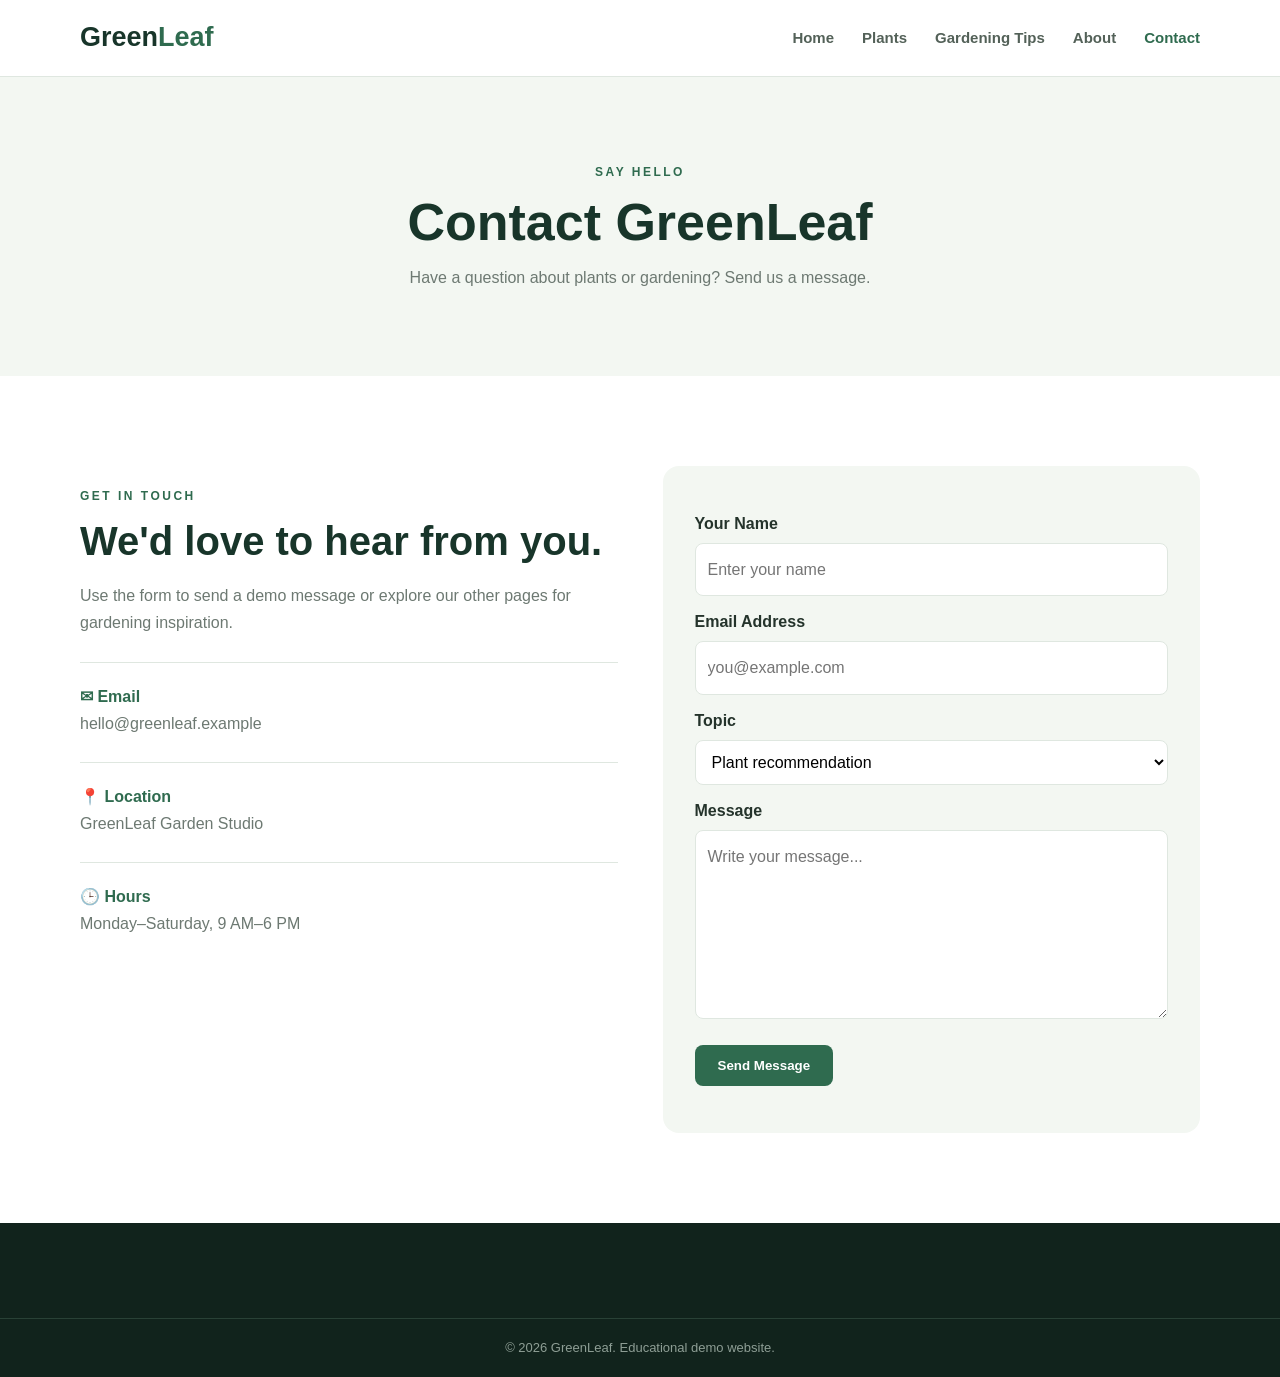
<file: greenleaf-website/contact.html>
<!DOCTYPE html>
<html lang="en">
<head>
  <meta charset="UTF-8">
  <meta name="viewport" content="width=device-width, initial-scale=1.0">
  <title>Contact | GreenLeaf</title>
  <link rel="stylesheet" href="style.css">
</head>
<body>
<header class="header"><nav class="navbar container">
  <a href="index.html" class="logo">Green<span>Leaf</span></a>
  <button class="menu-btn" aria-label="Open menu">☰</button>
  <ul class="nav-links">
    <li><a href="index.html">Home</a></li><li><a href="plants.html">Plants</a></li>
    <li><a href="tips.html">Gardening Tips</a></li><li><a href="about.html">About</a></li>
    <li><a class="active" href="contact.html">Contact</a></li>
  </ul>
</nav></header>

<main>
<section class="page-banner"><div class="container">
  <p class="eyebrow">SAY HELLO</p><h1>Contact GreenLeaf</h1>
  <p>Have a question about plants or gardening? Send us a message.</p>
</div></section>

<section class="section"><div class="container contact-grid">
  <div class="contact-info">
    <p class="eyebrow">GET IN TOUCH</p><h2>We'd love to hear from you.</h2>
    <p>Use the form to send a demo message or explore our other pages for gardening inspiration.</p>
    <div class="contact-detail"><strong>✉ Email</strong><span>hello@greenleaf.example</span></div>
    <div class="contact-detail"><strong>📍 Location</strong><span>GreenLeaf Garden Studio</span></div>
    <div class="contact-detail"><strong>🕒 Hours</strong><span>Monday–Saturday, 9 AM–6 PM</span></div>
  </div>

  <form id="contactForm" class="contact-form">
    <label for="name">Your Name</label>
    <input id="name" type="text" placeholder="Enter your name" required>
    <label for="email">Email Address</label>
    <input id="email" type="email" placeholder="you@example.com" required>
    <label for="topic">Topic</label>
    <select id="topic">
      <option>Plant recommendation</option><option>Gardening question</option><option>General message</option>
    </select>
    <label for="message">Message</label>
    <textarea id="message" rows="6" placeholder="Write your message..." required></textarea>
    <button class="btn btn-primary" type="submit">Send Message</button>
    <p id="formMessage" class="form-message"></p>
  </form>
</div></section>
</main>

<footer class="footer"><div class="footer-bottom">© 2026 GreenLeaf. Educational demo website.</div></footer>
<script src="script.js"></script>
</body>
</html>
</file>
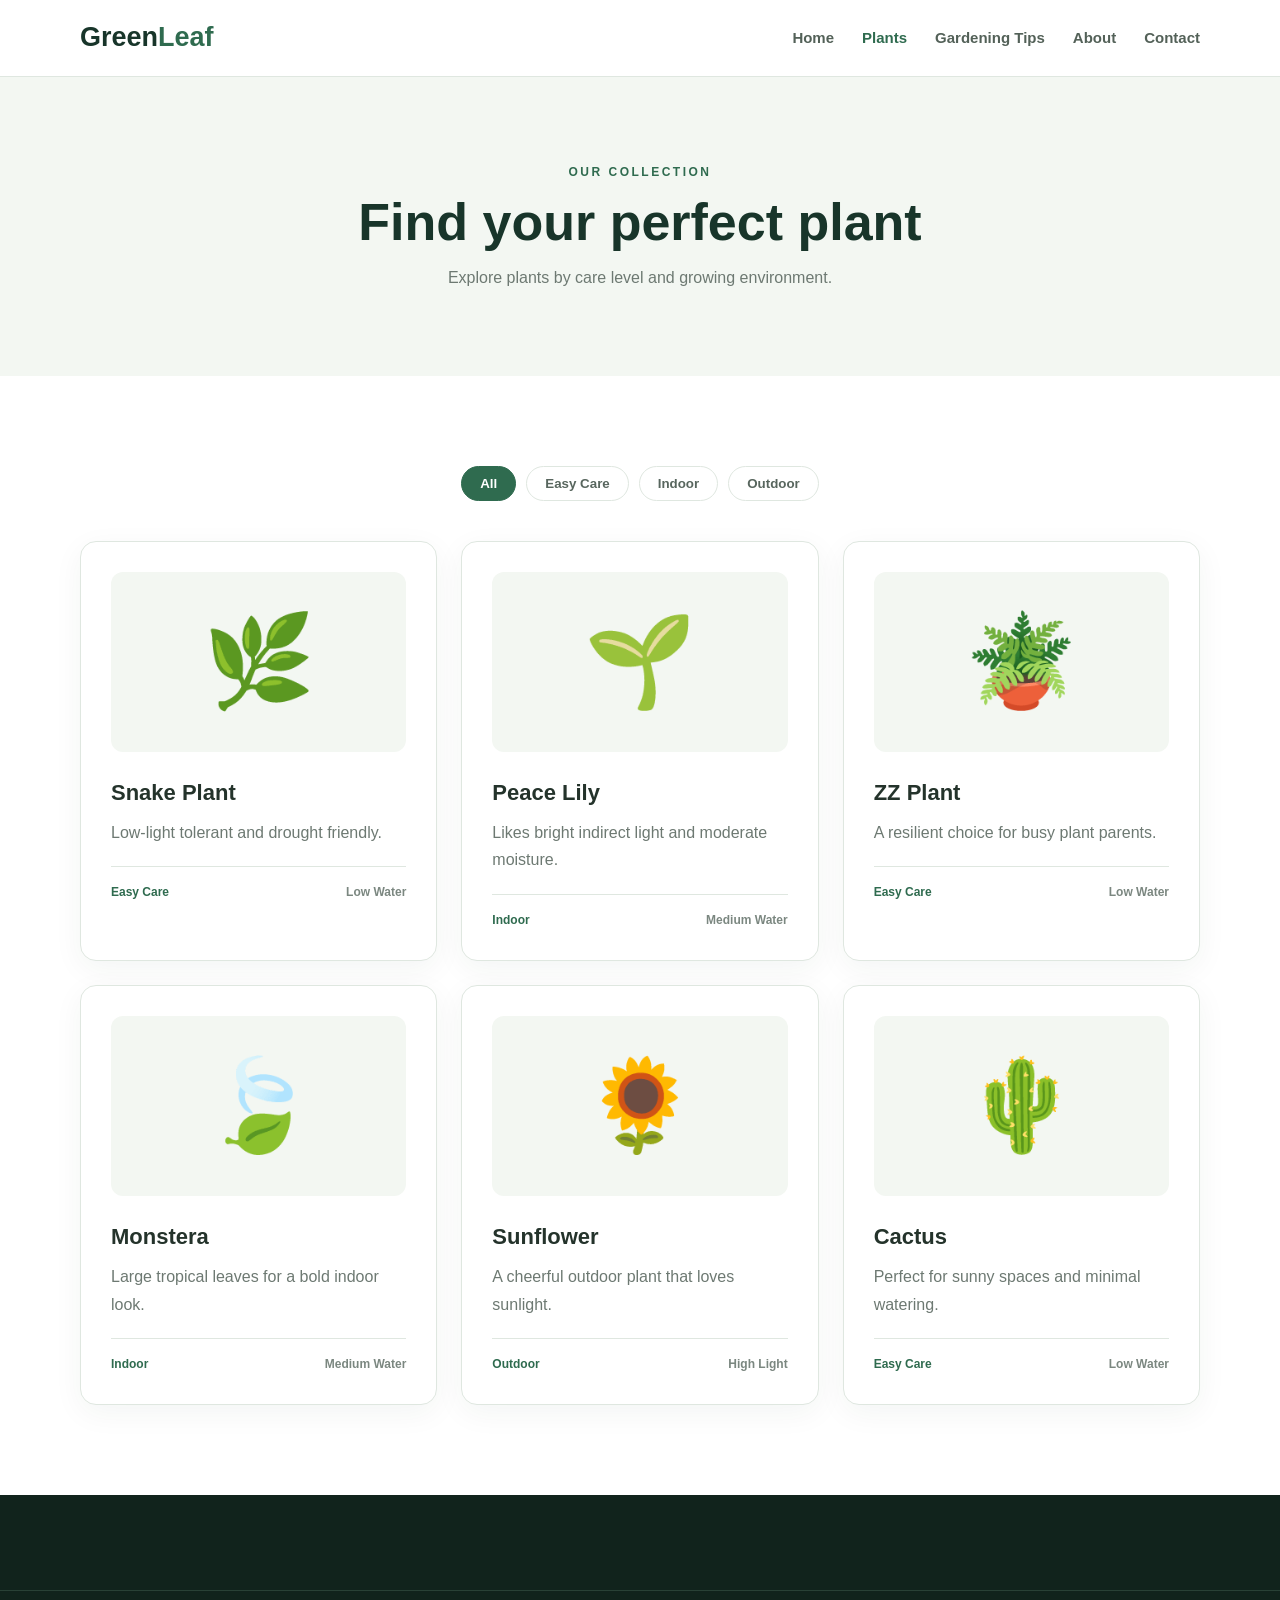
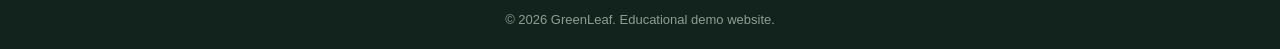
<file: greenleaf-website/plants.html>
<!DOCTYPE html>
<html lang="en">
<head>
  <meta charset="UTF-8">
  <meta name="viewport" content="width=device-width, initial-scale=1.0">
  <title>Plants | GreenLeaf</title>
  <link rel="stylesheet" href="style.css">
</head>
<body>
<header class="header"><nav class="navbar container">
  <a href="index.html" class="logo">Green<span>Leaf</span></a>
  <button class="menu-btn" aria-label="Open menu">☰</button>
  <ul class="nav-links">
    <li><a href="index.html">Home</a></li>
    <li><a class="active" href="plants.html">Plants</a></li>
    <li><a href="tips.html">Gardening Tips</a></li>
    <li><a href="about.html">About</a></li>
    <li><a href="contact.html">Contact</a></li>
  </ul>
</nav></header>

<main>
  <section class="page-banner">
    <div class="container">
      <p class="eyebrow">OUR COLLECTION</p>
      <h1>Find your perfect plant</h1>
      <p>Explore plants by care level and growing environment.</p>
    </div>
  </section>

  <section class="section">
    <div class="container">
      <div class="filter-bar">
        <button class="filter active-filter" data-filter="all">All</button>
        <button class="filter" data-filter="easy">Easy Care</button>
        <button class="filter" data-filter="indoor">Indoor</button>
        <button class="filter" data-filter="outdoor">Outdoor</button>
      </div>

      <div class="cards plant-grid">
        <article class="card product-card" data-category="easy indoor">
          <div class="large-plant-icon">🌿</div>
          <h3>Snake Plant</h3><p>Low-light tolerant and drought friendly.</p>
          <div class="plant-meta"><span>Easy Care</span><strong>Low Water</strong></div>
        </article>
        <article class="card product-card" data-category="indoor">
          <div class="large-plant-icon">🌱</div>
          <h3>Peace Lily</h3><p>Likes bright indirect light and moderate moisture.</p>
          <div class="plant-meta"><span>Indoor</span><strong>Medium Water</strong></div>
        </article>
        <article class="card product-card" data-category="easy indoor">
          <div class="large-plant-icon">🪴</div>
          <h3>ZZ Plant</h3><p>A resilient choice for busy plant parents.</p>
          <div class="plant-meta"><span>Easy Care</span><strong>Low Water</strong></div>
        </article>
        <article class="card product-card" data-category="indoor">
          <div class="large-plant-icon">🍃</div>
          <h3>Monstera</h3><p>Large tropical leaves for a bold indoor look.</p>
          <div class="plant-meta"><span>Indoor</span><strong>Medium Water</strong></div>
        </article>
        <article class="card product-card" data-category="outdoor">
          <div class="large-plant-icon">🌻</div>
          <h3>Sunflower</h3><p>A cheerful outdoor plant that loves sunlight.</p>
          <div class="plant-meta"><span>Outdoor</span><strong>High Light</strong></div>
        </article>
        <article class="card product-card" data-category="easy outdoor">
          <div class="large-plant-icon">🌵</div>
          <h3>Cactus</h3><p>Perfect for sunny spaces and minimal watering.</p>
          <div class="plant-meta"><span>Easy Care</span><strong>Low Water</strong></div>
        </article>
      </div>
    </div>
  </section>
</main>

<footer class="footer">
  <div class="footer-bottom">© 2026 GreenLeaf. Educational demo website.</div>
</footer>
<script src="script.js"></script>
</body>
</html>
</file>
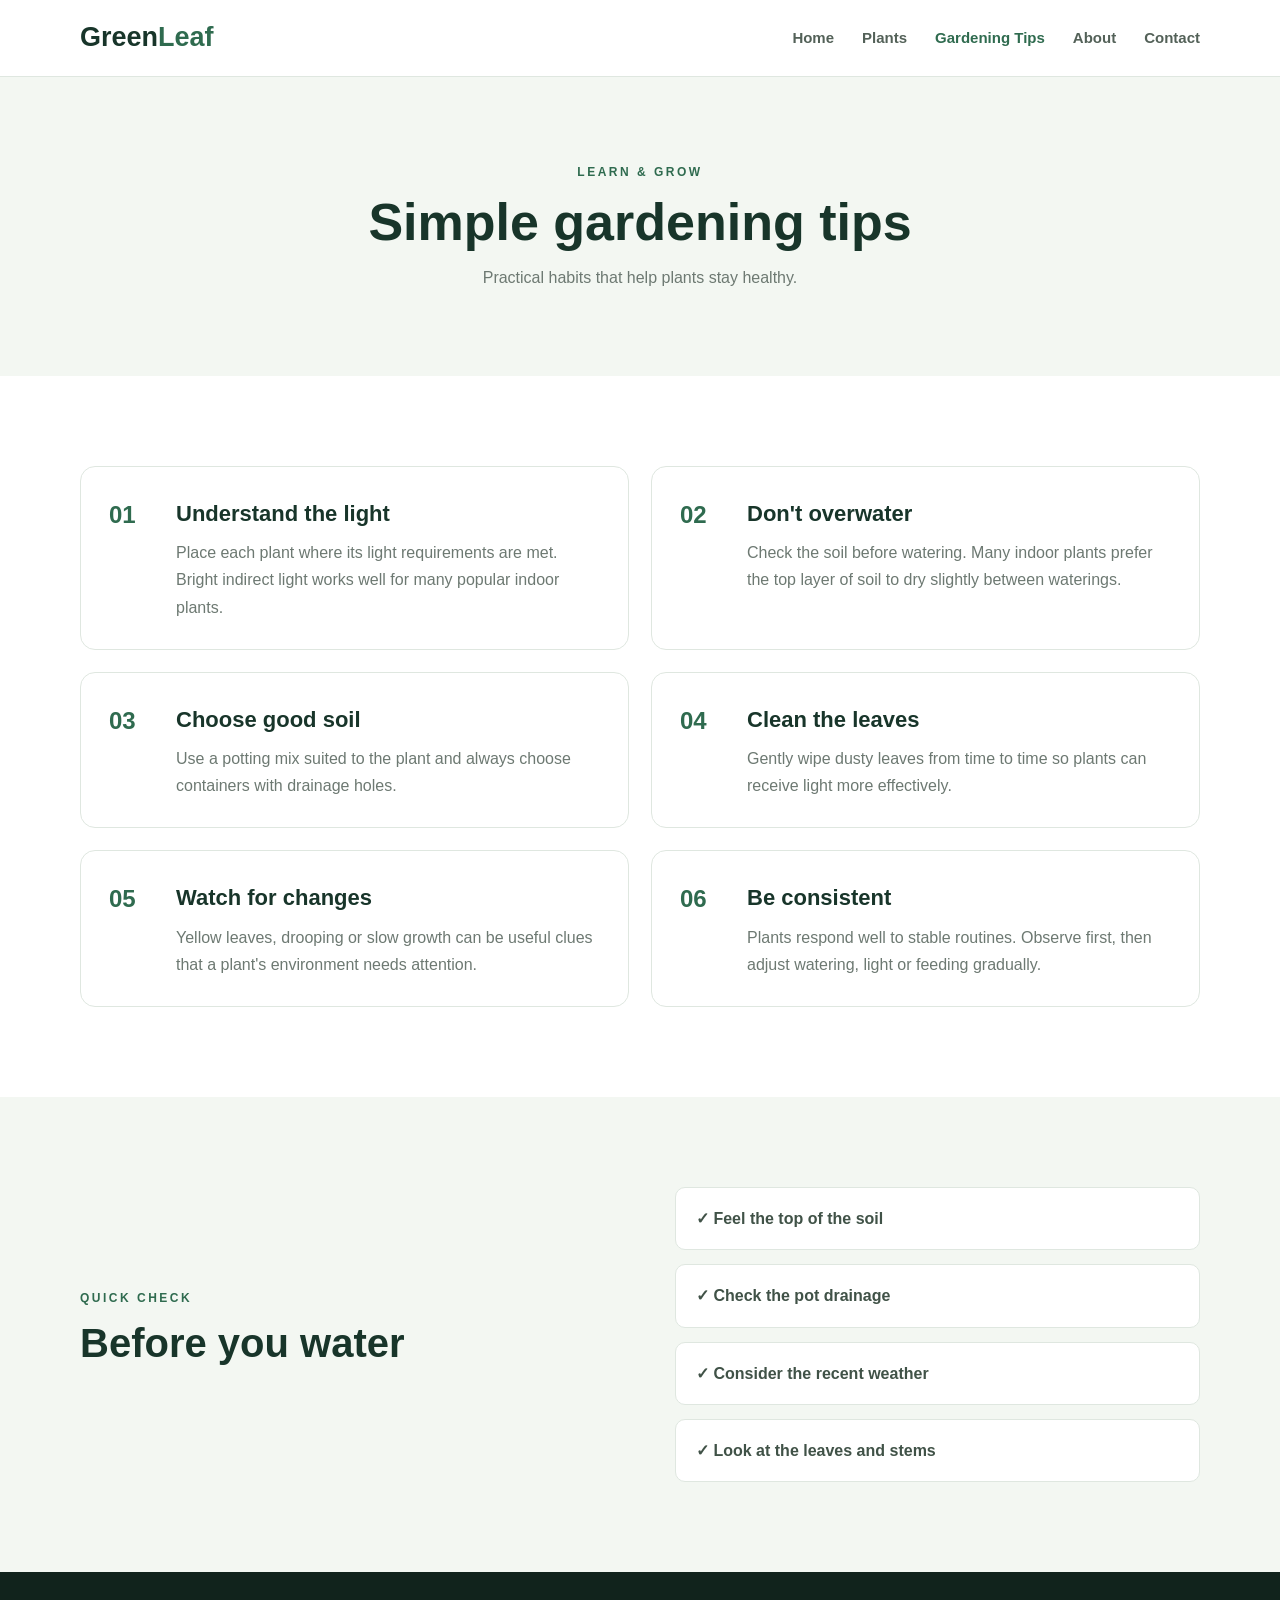
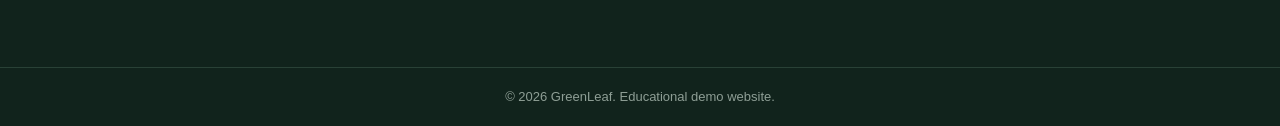
<file: greenleaf-website/tips.html>
<!DOCTYPE html>
<html lang="en">
<head>
  <meta charset="UTF-8">
  <meta name="viewport" content="width=device-width, initial-scale=1.0">
  <title>Gardening Tips | GreenLeaf</title>
  <link rel="stylesheet" href="style.css">
</head>
<body>
<header class="header"><nav class="navbar container">
  <a href="index.html" class="logo">Green<span>Leaf</span></a>
  <button class="menu-btn" aria-label="Open menu">☰</button>
  <ul class="nav-links">
    <li><a href="index.html">Home</a></li>
    <li><a href="plants.html">Plants</a></li>
    <li><a class="active" href="tips.html">Gardening Tips</a></li>
    <li><a href="about.html">About</a></li>
    <li><a href="contact.html">Contact</a></li>
  </ul>
</nav></header>

<main>
<section class="page-banner"><div class="container">
  <p class="eyebrow">LEARN & GROW</p>
  <h1>Simple gardening tips</h1>
  <p>Practical habits that help plants stay healthy.</p>
</div></section>

<section class="section">
<div class="container tips-layout">
  <article class="tip-card">
    <div class="tip-number">01</div><div><h2>Understand the light</h2>
    <p>Place each plant where its light requirements are met. Bright indirect light works well for many popular indoor plants.</p></div>
  </article>
  <article class="tip-card">
    <div class="tip-number">02</div><div><h2>Don't overwater</h2>
    <p>Check the soil before watering. Many indoor plants prefer the top layer of soil to dry slightly between waterings.</p></div>
  </article>
  <article class="tip-card">
    <div class="tip-number">03</div><div><h2>Choose good soil</h2>
    <p>Use a potting mix suited to the plant and always choose containers with drainage holes.</p></div>
  </article>
  <article class="tip-card">
    <div class="tip-number">04</div><div><h2>Clean the leaves</h2>
    <p>Gently wipe dusty leaves from time to time so plants can receive light more effectively.</p></div>
  </article>
  <article class="tip-card">
    <div class="tip-number">05</div><div><h2>Watch for changes</h2>
    <p>Yellow leaves, drooping or slow growth can be useful clues that a plant's environment needs attention.</p></div>
  </article>
  <article class="tip-card">
    <div class="tip-number">06</div><div><h2>Be consistent</h2>
    <p>Plants respond well to stable routines. Observe first, then adjust watering, light or feeding gradually.</p></div>
  </article>
</div>
</section>

<section class="section soft-section">
<div class="container split">
  <div><p class="eyebrow">QUICK CHECK</p><h2>Before you water</h2></div>
  <div class="check-list">
    <div>✓ Feel the top of the soil</div>
    <div>✓ Check the pot drainage</div>
    <div>✓ Consider the recent weather</div>
    <div>✓ Look at the leaves and stems</div>
  </div>
</div>
</section>
</main>

<footer class="footer"><div class="footer-bottom">© 2026 GreenLeaf. Educational demo website.</div></footer>
<script src="script.js"></script>
</body>
</html>
</file>
<file: style.css>
*{margin:0;padding:0;box-sizing:border-box}
:root{--green:#2f6b4f;--dark:#18352a;--light:#f3f7f2;--cream:#fbfaf5;--text:#24332b;--muted:#6d7972;--border:#dfe7e0}
body{font-family:Arial,Helvetica,sans-serif;color:var(--text);background:#fff;line-height:1.7}
a{text-decoration:none;color:inherit}.container{width:min(1120px,92%);margin:auto}
.header{background:rgba(255,255,255,.96);border-bottom:1px solid var(--border);position:sticky;top:0;z-index:20}
.navbar{height:76px;display:flex;align-items:center;justify-content:space-between}
.logo{font-size:27px;font-weight:800;color:var(--dark)}.logo span{color:var(--green)}
.nav-links{display:flex;list-style:none;gap:28px}.nav-links a{color:#536158;font-weight:600;font-size:15px}
.nav-links a:hover,.nav-links .active{color:var(--green)}
.menu-btn{display:none;border:0;background:none;font-size:25px;cursor:pointer}
.hero{background:linear-gradient(135deg,#f3f8f2,#fffdf7);overflow:hidden}
.hero-grid{min-height:650px;display:grid;grid-template-columns:1.1fr .9fr;align-items:center;gap:60px}
.eyebrow{font-size:12px;letter-spacing:2.5px;font-weight:800;color:var(--green);margin-bottom:12px}
.hero h1{font-size:clamp(45px,6vw,76px);line-height:1.04;color:var(--dark);margin-bottom:22px}
.hero h1 span{color:var(--green)}.hero-description{font-size:18px;color:var(--muted);max-width:590px}
.hero-actions{display:flex;gap:14px;margin-top:32px;flex-wrap:wrap}
.btn{display:inline-block;border-radius:8px;padding:12px 22px;font-weight:700;border:1px solid transparent;cursor:pointer}
.btn-primary{background:var(--green);color:white}.btn-primary:hover{background:#24563f}
.btn-outline{border-color:var(--green);color:var(--green);background:white}.btn-light{background:white;color:var(--green)}
.hero-art{min-height:460px;display:flex;align-items:center;justify-content:center;position:relative}
.plant-illustration{width:310px;height:390px;position:relative}
.pot{position:absolute;width:190px;height:135px;background:#b86f4e;bottom:25px;left:60px;border-radius:8px 8px 55px 55px;box-shadow:inset 0 12px rgba(0,0,0,.06)}
.leaf{position:absolute;background:#4f8a5e;width:75px;height:145px;border-radius:75px 10px 75px 10px;transform-origin:bottom center}
.leaf-1{bottom:125px;left:110px;transform:rotate(-8deg)}.leaf-2{bottom:140px;left:65px;transform:rotate(-38deg);height:120px}
.leaf-3{bottom:140px;left:160px;transform:rotate(30deg);height:130px}.leaf-4{bottom:160px;left:95px;transform:rotate(-63deg);height:105px}
.leaf-5{bottom:170px;left:145px;transform:rotate(65deg);height:100px}
.floating-card{position:absolute;right:0;bottom:45px;background:white;padding:15px 18px;border-radius:12px;box-shadow:0 12px 35px rgba(30,70,45,.13);font-size:14px;font-weight:700}
.section{padding:90px 0}.soft-section{background:var(--light)}
.section-heading{text-align:center;max-width:650px;margin:0 auto 45px}.section-heading h2,.split h2{font-size:40px;line-height:1.15;color:var(--dark);margin-bottom:15px}.section-heading>p:last-child,.split>div>p:not(.eyebrow){color:var(--muted)}
.cards{display:grid;grid-template-columns:repeat(3,1fr);gap:24px}
.card{background:white;border:1px solid var(--border);border-radius:16px;padding:30px;box-shadow:0 8px 30px rgba(20,55,35,.05)}
.card:hover{transform:translateY(-5px);transition:.25s;box-shadow:0 15px 35px rgba(20,55,35,.09)}
.plant-icon{font-size:46px;margin-bottom:18px}.card h3{font-size:22px;margin-bottom:8px}.card p{color:var(--muted)}
.tag{display:inline-block;margin-top:18px;background:#eaf3eb;color:var(--green);padding:5px 10px;border-radius:30px;font-size:12px;font-weight:700}
.center{text-align:center;margin-top:35px}.text-link{color:var(--green);font-weight:800}
.split{display:grid;grid-template-columns:1fr 1fr;gap:70px;align-items:center}.split .btn{margin-top:24px}
.check-list{display:grid;gap:14px}.check-list div{background:white;padding:17px 20px;border-radius:10px;border:1px solid var(--border);font-weight:700;color:#405247}
.cta{padding:75px 0;text-align:center;background:var(--dark);color:white}.cta h2{font-size:40px}.cta p{color:#c9d5ce;margin:10px 0 25px}
.footer{background:#11231c;color:#c6d1ca;padding:55px 0 0}.footer-grid{display:grid;grid-template-columns:2fr 1fr 1fr;gap:40px}.footer .logo{color:white}.footer p{color:#9eada4;margin-top:12px}.footer h4{color:white;margin-bottom:12px}.footer-grid a:not(.logo){display:block;color:#aebbb3;margin:7px 0}.footer-bottom{text-align:center;border-top:1px solid #294136;margin-top:40px;padding:18px;font-size:13px;color:#8e9e95}
.page-banner{background:var(--light);padding:85px 0;text-align:center}.page-banner h1{font-size:52px;color:var(--dark);line-height:1.1;margin-bottom:12px}.page-banner>div>p:last-child{color:var(--muted)}
.filter-bar{display:flex;justify-content:center;gap:10px;margin-bottom:40px;flex-wrap:wrap}.filter{border:1px solid var(--border);background:white;padding:9px 18px;border-radius:30px;cursor:pointer;font-weight:700;color:#58665e}.filter:hover,.active-filter{background:var(--green);color:white;border-color:var(--green)}
.plant-grid{grid-template-columns:repeat(3,1fr)}.large-plant-icon{height:180px;background:var(--light);border-radius:12px;display:flex;align-items:center;justify-content:center;font-size:90px;margin-bottom:22px}.plant-meta{display:flex;justify-content:space-between;margin-top:20px;padding-top:15px;border-top:1px solid var(--border);font-size:12px}.plant-meta span{color:var(--green);font-weight:800}.plant-meta strong{color:#7b8780}
.tips-layout{display:grid;grid-template-columns:1fr 1fr;gap:22px}.tip-card{display:flex;gap:22px;border:1px solid var(--border);border-radius:15px;padding:28px;background:white}.tip-card h2{font-size:22px;color:var(--dark);margin-bottom:7px}.tip-card p{color:var(--muted)}.tip-number{font-size:24px;font-weight:900;color:var(--green);min-width:45px}
.about-box{background:white;border:1px solid var(--border);border-radius:18px;padding:45px;text-align:center}.big-leaf{font-size:90px;margin-bottom:15px}
.contact-grid{display:grid;grid-template-columns:1fr 1fr;gap:45px}.contact-info{padding:20px 0}.contact-info h2{font-size:40px;line-height:1.15;color:var(--dark);margin-bottom:18px}.contact-info>p:not(.eyebrow){color:var(--muted);max-width:520px}.contact-detail{display:flex;flex-direction:column;margin-top:25px;padding-top:20px;border-top:1px solid var(--border)}.contact-detail strong{color:var(--green)}.contact-detail span{color:var(--muted)}
.contact-form{background:var(--light);padding:32px;border-radius:16px}.contact-form label{display:block;font-weight:700;margin:12px 0 6px}.contact-form input,.contact-form select,.contact-form textarea{width:100%;padding:12px;border:1px solid var(--border);border-radius:8px;background:white;font:inherit}.contact-form textarea{resize:vertical}.contact-form .btn{margin-top:18px}.form-message{margin-top:15px;color:var(--green);font-weight:700}
@media(max-width:800px){.menu-btn{display:block}.nav-links{display:none;position:absolute;left:0;right:0;top:76px;background:white;padding:18px 5%;border-bottom:1px solid var(--border);flex-direction:column;gap:15px}.nav-links.show{display:flex}.hero-grid,.split,.contact-grid{grid-template-columns:1fr}.hero{padding:55px 0}.hero-grid{min-height:auto}.hero-art{min-height:390px}.cards,.plant-grid{grid-template-columns:1fr 1fr}.tips-layout{grid-template-columns:1fr}.footer-grid{grid-template-columns:1fr 1fr}}
@media(max-width:520px){.navbar{height:68px}.nav-links{top:68px}.hero h1{font-size:43px}.hero-actions{flex-direction:column}.hero-actions .btn{text-align:center}.hero-art{transform:scale(.86);margin:-25px 0}.section{padding:65px 0}.section-heading h2,.split h2,.contact-info h2{font-size:32px}.page-banner{padding:65px 0}.page-banner h1{font-size:40px}.cards,.plant-grid{grid-template-columns:1fr}.footer-grid{grid-template-columns:1fr}.tip-card{padding:22px}}
</file>
<file: greenleaf-website/style.css>
*{margin:0;padding:0;box-sizing:border-box}
:root{--green:#2f6b4f;--dark:#18352a;--light:#f3f7f2;--cream:#fbfaf5;--text:#24332b;--muted:#6d7972;--border:#dfe7e0}
body{font-family:Arial,Helvetica,sans-serif;color:var(--text);background:#fff;line-height:1.7}
a{text-decoration:none;color:inherit}.container{width:min(1120px,92%);margin:auto}
.header{background:rgba(255,255,255,.96);border-bottom:1px solid var(--border);position:sticky;top:0;z-index:20}
.navbar{height:76px;display:flex;align-items:center;justify-content:space-between}
.logo{font-size:27px;font-weight:800;color:var(--dark)}.logo span{color:var(--green)}
.nav-links{display:flex;list-style:none;gap:28px}.nav-links a{color:#536158;font-weight:600;font-size:15px}
.nav-links a:hover,.nav-links .active{color:var(--green)}
.menu-btn{display:none;border:0;background:none;font-size:25px;cursor:pointer}
.hero{background:linear-gradient(135deg,#f3f8f2,#fffdf7);overflow:hidden}
.hero-grid{min-height:650px;display:grid;grid-template-columns:1.1fr .9fr;align-items:center;gap:60px}
.eyebrow{font-size:12px;letter-spacing:2.5px;font-weight:800;color:var(--green);margin-bottom:12px}
.hero h1{font-size:clamp(45px,6vw,76px);line-height:1.04;color:var(--dark);margin-bottom:22px}
.hero h1 span{color:var(--green)}.hero-description{font-size:18px;color:var(--muted);max-width:590px}
.hero-actions{display:flex;gap:14px;margin-top:32px;flex-wrap:wrap}
.btn{display:inline-block;border-radius:8px;padding:12px 22px;font-weight:700;border:1px solid transparent;cursor:pointer}
.btn-primary{background:var(--green);color:white}.btn-primary:hover{background:#24563f}
.btn-outline{border-color:var(--green);color:var(--green);background:white}.btn-light{background:white;color:var(--green)}
.hero-art{min-height:460px;display:flex;align-items:center;justify-content:center;position:relative}
.plant-illustration{width:310px;height:390px;position:relative}
.pot{position:absolute;width:190px;height:135px;background:#b86f4e;bottom:25px;left:60px;border-radius:8px 8px 55px 55px;box-shadow:inset 0 12px rgba(0,0,0,.06)}
.leaf{position:absolute;background:#4f8a5e;width:75px;height:145px;border-radius:75px 10px 75px 10px;transform-origin:bottom center}
.leaf-1{bottom:125px;left:110px;transform:rotate(-8deg)}.leaf-2{bottom:140px;left:65px;transform:rotate(-38deg);height:120px}
.leaf-3{bottom:140px;left:160px;transform:rotate(30deg);height:130px}.leaf-4{bottom:160px;left:95px;transform:rotate(-63deg);height:105px}
.leaf-5{bottom:170px;left:145px;transform:rotate(65deg);height:100px}
.floating-card{position:absolute;right:0;bottom:45px;background:white;padding:15px 18px;border-radius:12px;box-shadow:0 12px 35px rgba(30,70,45,.13);font-size:14px;font-weight:700}
.section{padding:90px 0}.soft-section{background:var(--light)}
.section-heading{text-align:center;max-width:650px;margin:0 auto 45px}.section-heading h2,.split h2{font-size:40px;line-height:1.15;color:var(--dark);margin-bottom:15px}.section-heading>p:last-child,.split>div>p:not(.eyebrow){color:var(--muted)}
.cards{display:grid;grid-template-columns:repeat(3,1fr);gap:24px}
.card{background:white;border:1px solid var(--border);border-radius:16px;padding:30px;box-shadow:0 8px 30px rgba(20,55,35,.05)}
.card:hover{transform:translateY(-5px);transition:.25s;box-shadow:0 15px 35px rgba(20,55,35,.09)}
.plant-icon{font-size:46px;margin-bottom:18px}.card h3{font-size:22px;margin-bottom:8px}.card p{color:var(--muted)}
.tag{display:inline-block;margin-top:18px;background:#eaf3eb;color:var(--green);padding:5px 10px;border-radius:30px;font-size:12px;font-weight:700}
.center{text-align:center;margin-top:35px}.text-link{color:var(--green);font-weight:800}
.split{display:grid;grid-template-columns:1fr 1fr;gap:70px;align-items:center}.split .btn{margin-top:24px}
.check-list{display:grid;gap:14px}.check-list div{background:white;padding:17px 20px;border-radius:10px;border:1px solid var(--border);font-weight:700;color:#405247}
.cta{padding:75px 0;text-align:center;background:var(--dark);color:white}.cta h2{font-size:40px}.cta p{color:#c9d5ce;margin:10px 0 25px}
.footer{background:#11231c;color:#c6d1ca;padding:55px 0 0}.footer-grid{display:grid;grid-template-columns:2fr 1fr 1fr;gap:40px}.footer .logo{color:white}.footer p{color:#9eada4;margin-top:12px}.footer h4{color:white;margin-bottom:12px}.footer-grid a:not(.logo){display:block;color:#aebbb3;margin:7px 0}.footer-bottom{text-align:center;border-top:1px solid #294136;margin-top:40px;padding:18px;font-size:13px;color:#8e9e95}
.page-banner{background:var(--light);padding:85px 0;text-align:center}.page-banner h1{font-size:52px;color:var(--dark);line-height:1.1;margin-bottom:12px}.page-banner>div>p:last-child{color:var(--muted)}
.filter-bar{display:flex;justify-content:center;gap:10px;margin-bottom:40px;flex-wrap:wrap}.filter{border:1px solid var(--border);background:white;padding:9px 18px;border-radius:30px;cursor:pointer;font-weight:700;color:#58665e}.filter:hover,.active-filter{background:var(--green);color:white;border-color:var(--green)}
.plant-grid{grid-template-columns:repeat(3,1fr)}.large-plant-icon{height:180px;background:var(--light);border-radius:12px;display:flex;align-items:center;justify-content:center;font-size:90px;margin-bottom:22px}.plant-meta{display:flex;justify-content:space-between;margin-top:20px;padding-top:15px;border-top:1px solid var(--border);font-size:12px}.plant-meta span{color:var(--green);font-weight:800}.plant-meta strong{color:#7b8780}
.tips-layout{display:grid;grid-template-columns:1fr 1fr;gap:22px}.tip-card{display:flex;gap:22px;border:1px solid var(--border);border-radius:15px;padding:28px;background:white}.tip-card h2{font-size:22px;color:var(--dark);margin-bottom:7px}.tip-card p{color:var(--muted)}.tip-number{font-size:24px;font-weight:900;color:var(--green);min-width:45px}
.about-box{background:white;border:1px solid var(--border);border-radius:18px;padding:45px;text-align:center}.big-leaf{font-size:90px;margin-bottom:15px}
.contact-grid{display:grid;grid-template-columns:1fr 1fr;gap:45px}.contact-info{padding:20px 0}.contact-info h2{font-size:40px;line-height:1.15;color:var(--dark);margin-bottom:18px}.contact-info>p:not(.eyebrow){color:var(--muted);max-width:520px}.contact-detail{display:flex;flex-direction:column;margin-top:25px;padding-top:20px;border-top:1px solid var(--border)}.contact-detail strong{color:var(--green)}.contact-detail span{color:var(--muted)}
.contact-form{background:var(--light);padding:32px;border-radius:16px}.contact-form label{display:block;font-weight:700;margin:12px 0 6px}.contact-form input,.contact-form select,.contact-form textarea{width:100%;padding:12px;border:1px solid var(--border);border-radius:8px;background:white;font:inherit}.contact-form textarea{resize:vertical}.contact-form .btn{margin-top:18px}.form-message{margin-top:15px;color:var(--green);font-weight:700}
@media(max-width:800px){.menu-btn{display:block}.nav-links{display:none;position:absolute;left:0;right:0;top:76px;background:white;padding:18px 5%;border-bottom:1px solid var(--border);flex-direction:column;gap:15px}.nav-links.show{display:flex}.hero-grid,.split,.contact-grid{grid-template-columns:1fr}.hero{padding:55px 0}.hero-grid{min-height:auto}.hero-art{min-height:390px}.cards,.plant-grid{grid-template-columns:1fr 1fr}.tips-layout{grid-template-columns:1fr}.footer-grid{grid-template-columns:1fr 1fr}}
@media(max-width:520px){.navbar{height:68px}.nav-links{top:68px}.hero h1{font-size:43px}.hero-actions{flex-direction:column}.hero-actions .btn{text-align:center}.hero-art{transform:scale(.86);margin:-25px 0}.section{padding:65px 0}.section-heading h2,.split h2,.contact-info h2{font-size:32px}.page-banner{padding:65px 0}.page-banner h1{font-size:40px}.cards,.plant-grid{grid-template-columns:1fr}.footer-grid{grid-template-columns:1fr}.tip-card{padding:22px}}
</file>
